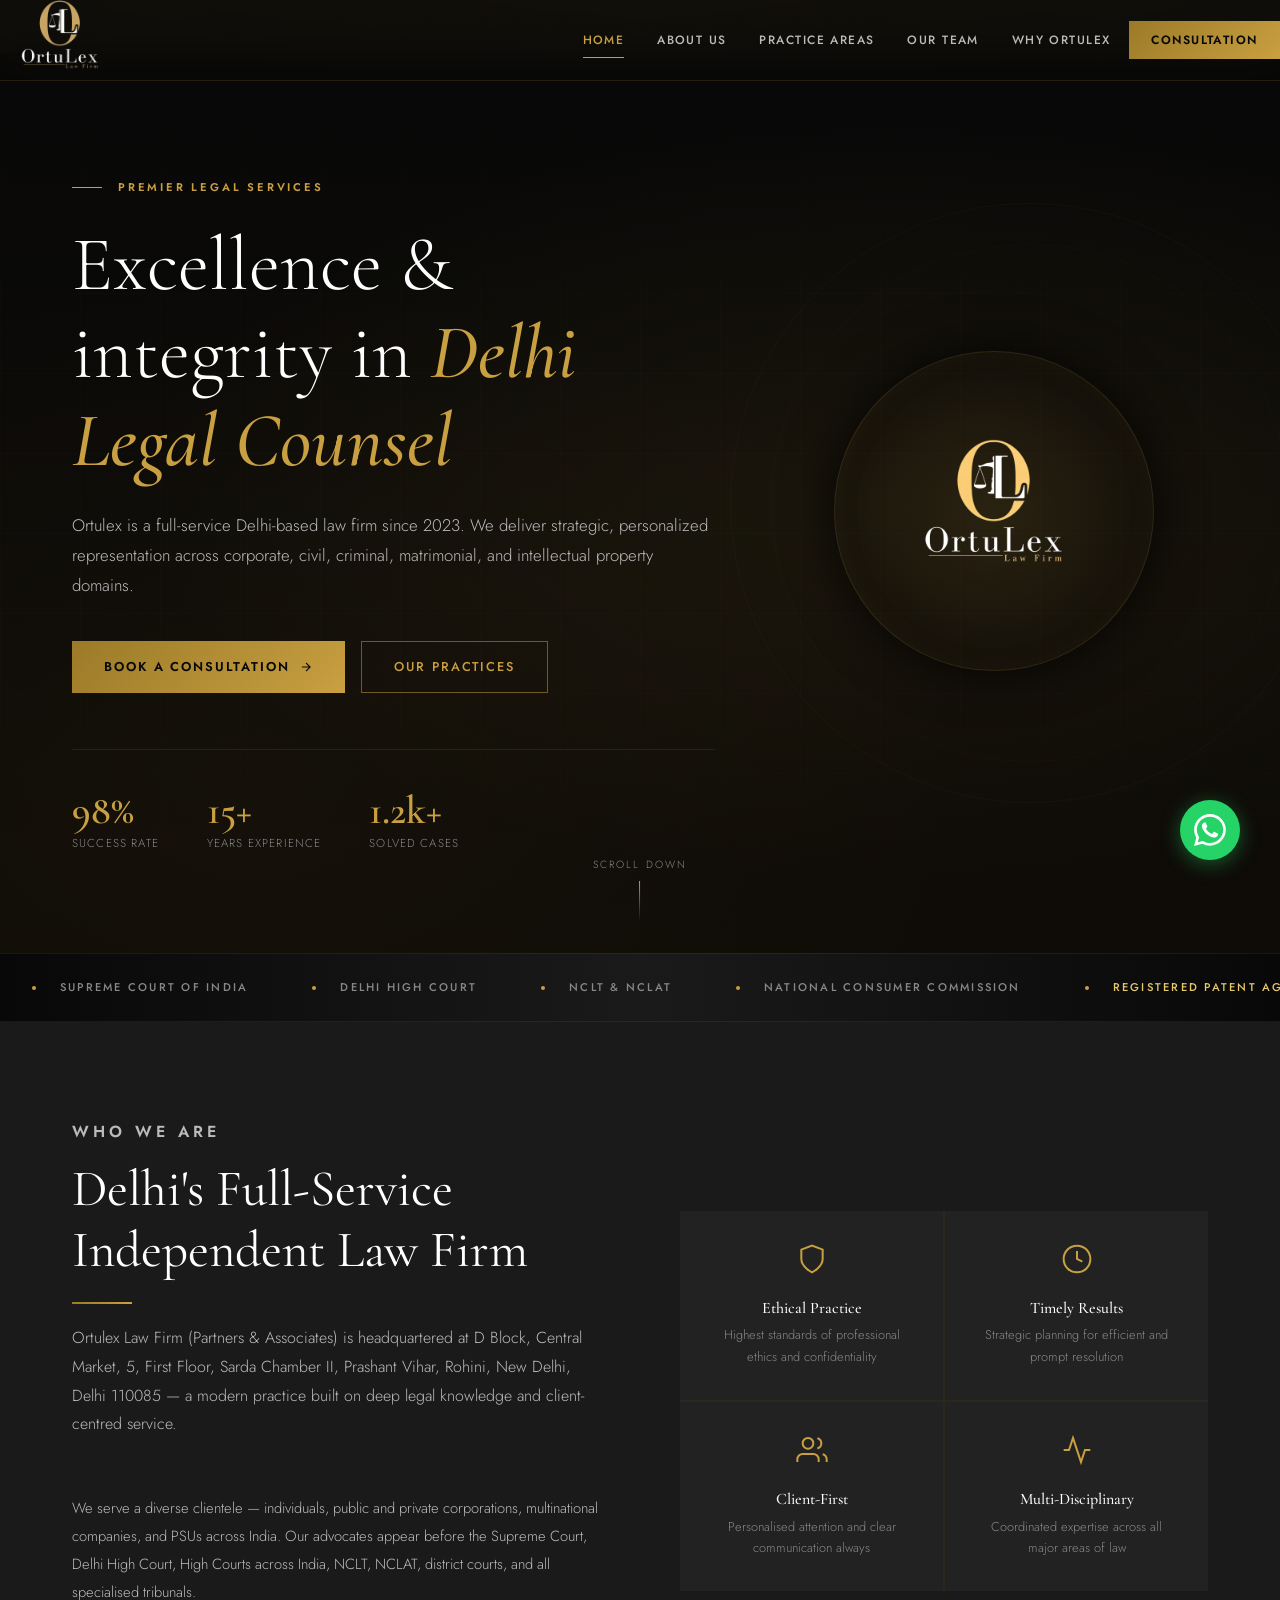
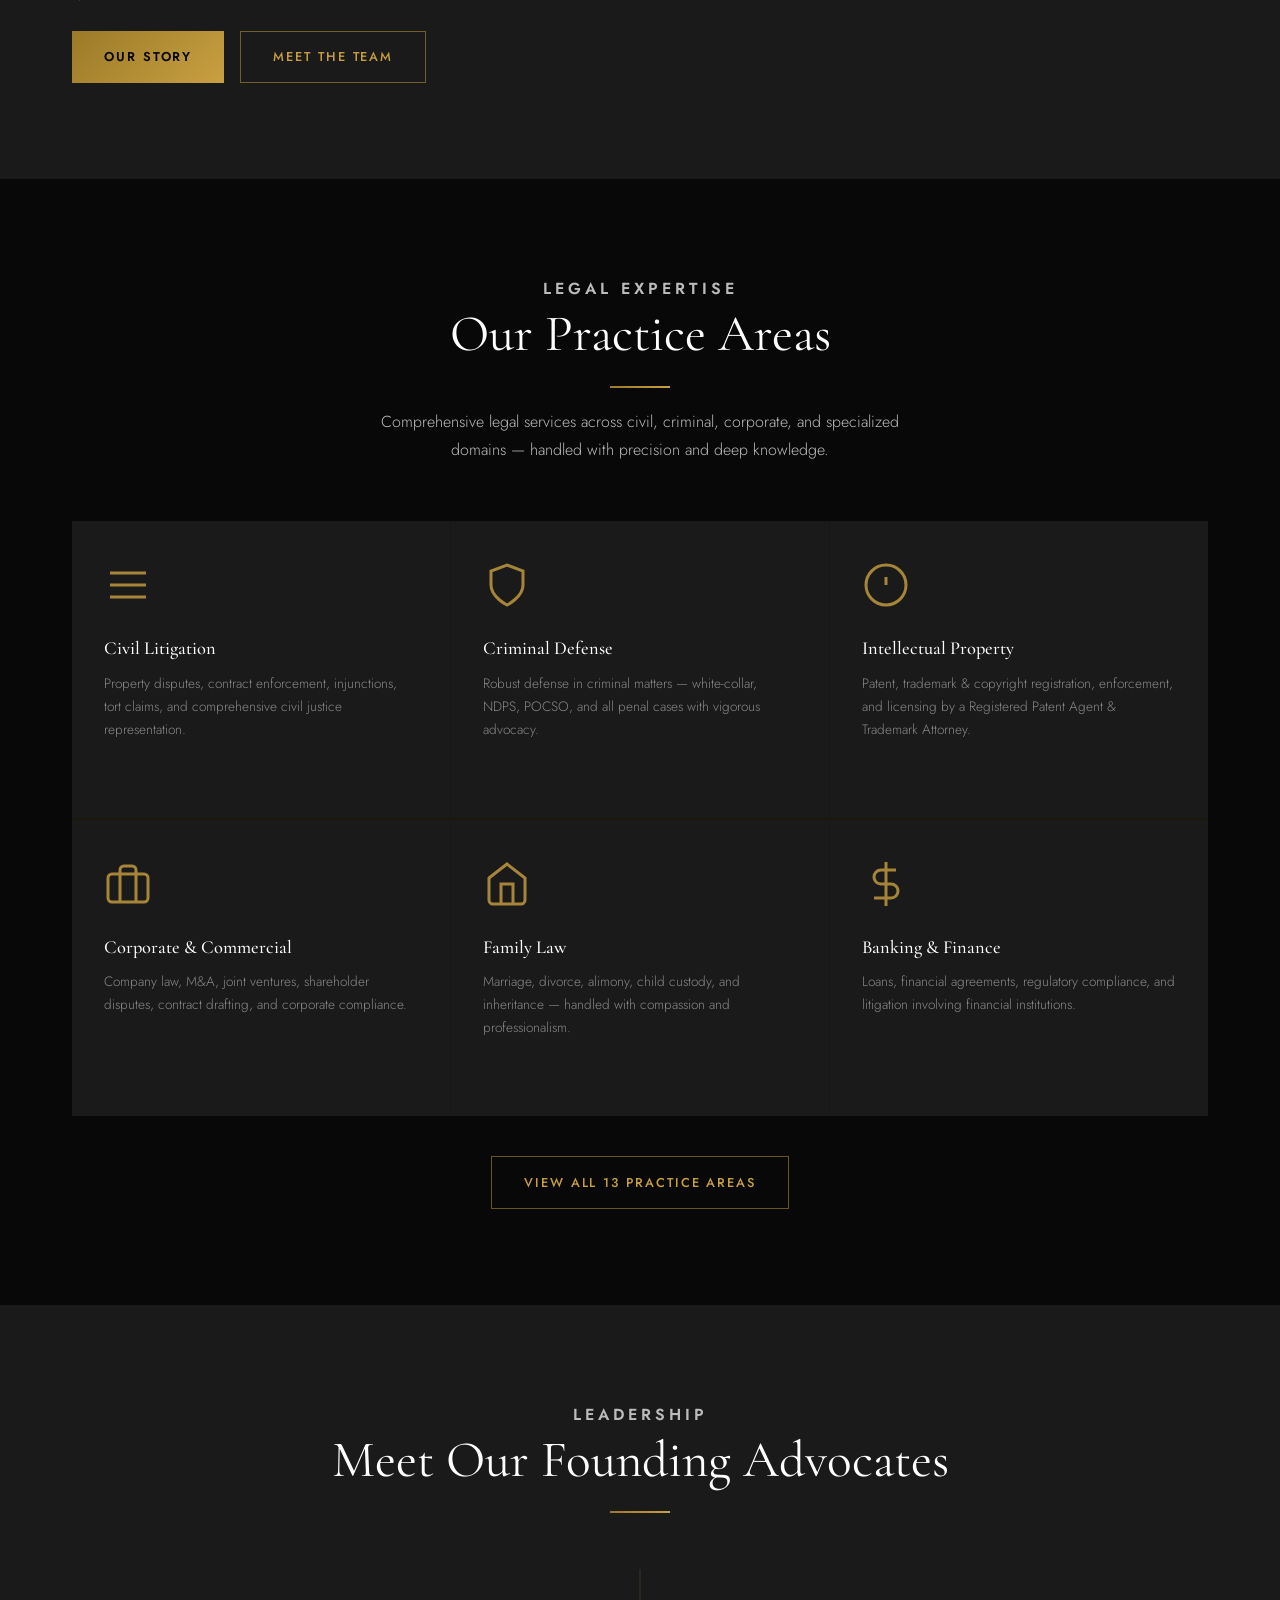
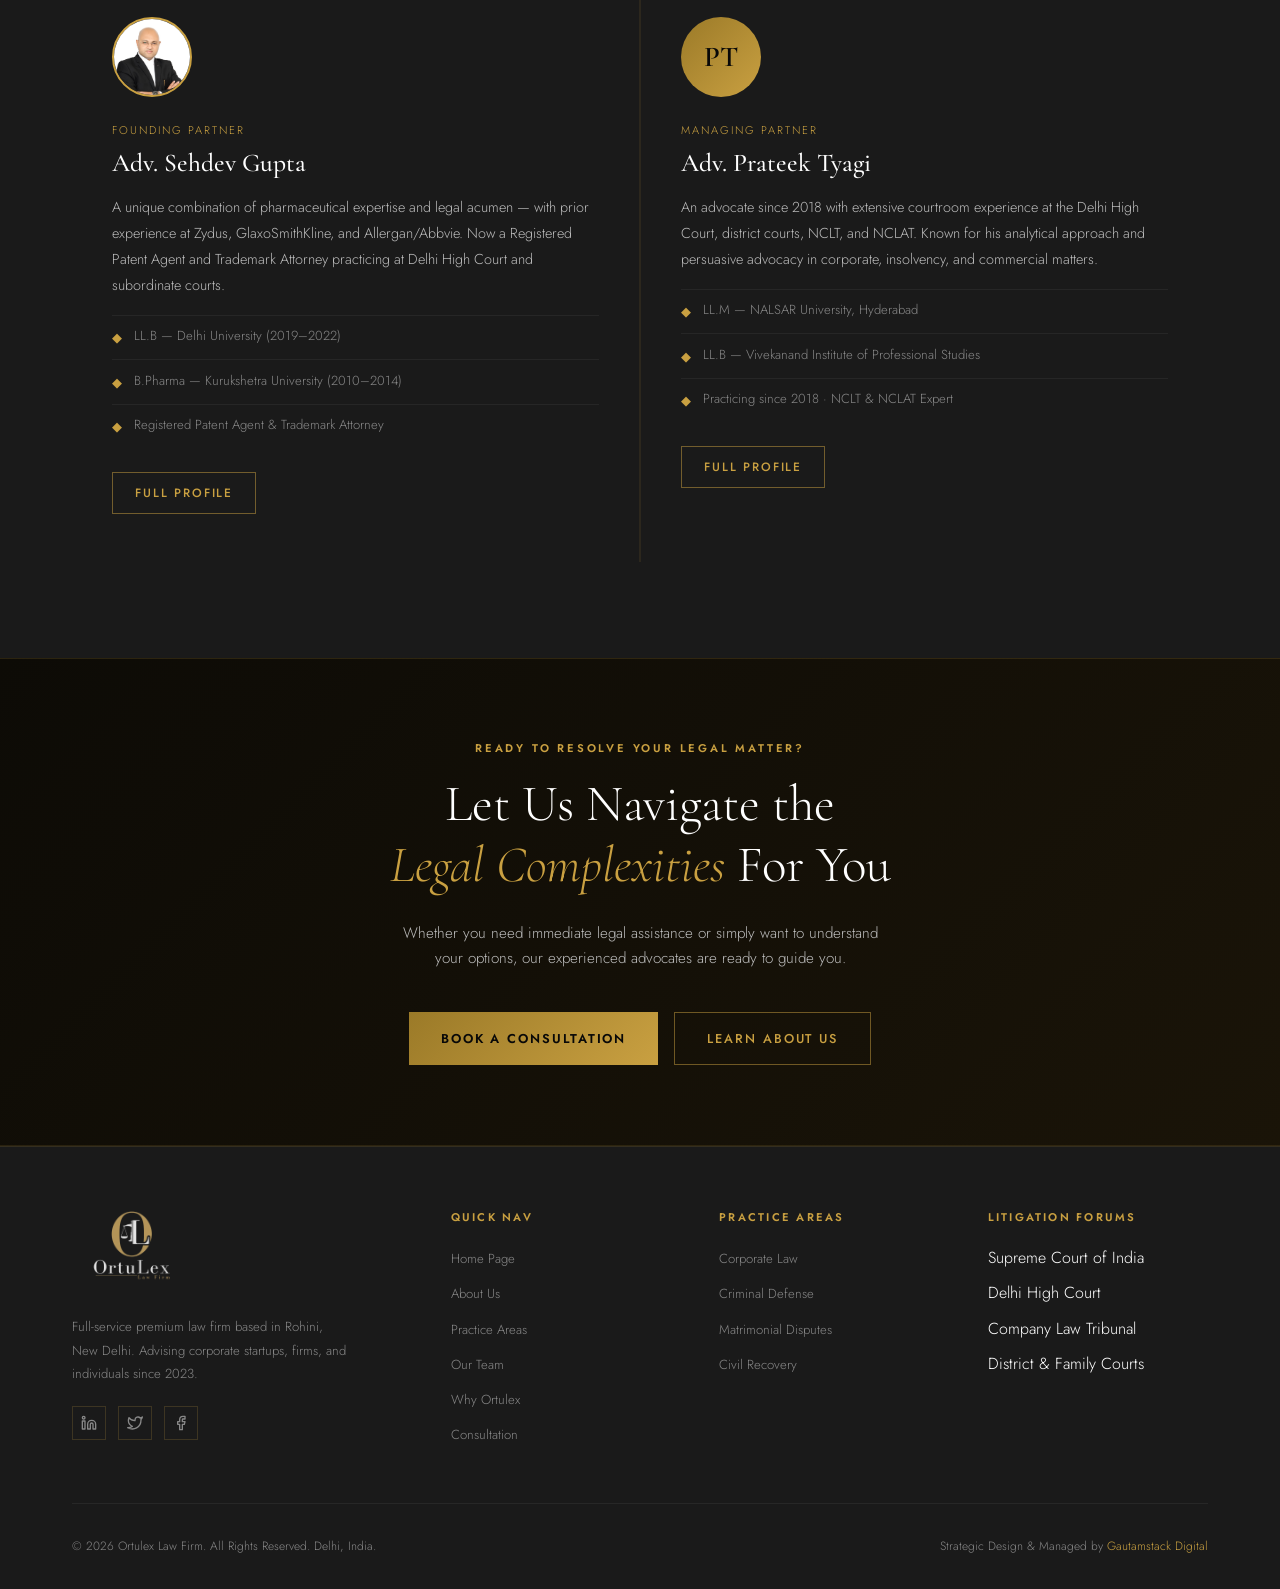
<file: index.html>
<!DOCTYPE html>
<html lang="en">

<head>
  <meta charset="UTF-8">
  <meta name="viewport" content="width=device-width, initial-scale=1.0">
  <meta name="google-site-verification" content="3RH8YtQED-Is2mBMH1QnQnti1eqNyvmR3B37oyAZ7Yw" />
  <title>Ortulex Law Firm – Delhi Full-Service Lawyers</title>
  <meta name="description"
    content="Ortulex Law Firm – Full-service legal solutions in Delhi since 2023. Expert counsel in civil, criminal, corporate, family & intellectual property law.">
  <link rel="preconnect" href="https://fonts.googleapis.com">
  <link rel="preconnect" href="https://fonts.gstatic.com" crossorigin>
  <link
    href="https://fonts.googleapis.com/css2?family=Cormorant+Garamond:ital,wght@0,300;0,400;0,500;0,600;0,700;1,400;1,600&family=Jost:wght@300;400;500;600&display=swap"
    rel="stylesheet">
  <link rel="stylesheet" href="css/style.css">
</head>

<body>

  <!-- DYNAMIC HEADER PLACEHOLDER -->
  <div id="header-placeholder"></div>

  <!-- HERO SECTION -->
  <header class="hero">
    <div class="hero-bg"></div>
    <div class="hero-grid"></div>
    <div class="hero-ornament"></div>

    <div class="container">
      <div class="hero-wrapper">
        <div class="hero-content">
          <div class="hero-label label">Premier Legal Services</div>
          <h1 class="animate-fadeup delay-1">Excellence & integrity in <em>Delhi Legal Counsel</em></h1>
          <p class="hero-sub animate-fadeup delay-2">
            Ortulex is a full-service Delhi-based law firm since 2023. We deliver strategic, personalized representation
            across corporate, civil, criminal, matrimonial, and intellectual property domains.
          </p>
          <div class="hero-actions animate-fadeup delay-3">
            <a class="btn-primary" href="consultation">
              Book a Consultation
              <svg width="14" height="14" viewBox="0 0 24 24" fill="none" stroke="currentColor" stroke-width="2">
                <path d="M5 12h14M12 5l7 7-7 7" />
              </svg>
            </a>
            <a class="btn-outline" href="practices">Our Practices</a>
          </div>

          <div class="hero-stats animate-fadeup delay-4">
            <div class="stat-item">
              <div class="stat-number">98%</div>
              <div class="stat-label">Success Rate</div>
            </div>
            <div class="stat-item">
              <div class="stat-number">15+</div>
              <div class="stat-label">Years Experience</div>
            </div>
            <div class="stat-item">
              <div class="stat-number">1.2k+</div>
              <div class="stat-label">Solved Cases</div>
            </div>
          </div>
        </div>

        <div class="hero-visual animate-fadein delay-5">
          <div class="hero-visual-inner">
            <img class="hero-logo-showcase" src="images/logo.png" alt="Large Ortulex Emblem">
          </div>
        </div>
      </div>
    </div>

    <div class="hero-scroll">
      <span>Scroll Down</span>
      <div class="scroll-line"></div>
    </div>
  </header>

  <!-- MARQUEE -->
  <div class="marquee-section">
    <div class="marquee-track">
      <div class="marquee-item"><span class="dot"></span> Supreme Court of India</div>
      <div class="marquee-item"><span class="dot"></span> Delhi High Court</div>
      <div class="marquee-item"><span class="dot"></span> NCLT &amp; NCLAT</div>
      <div class="marquee-item"><span class="dot"></span> National Consumer Commission</div>
      <div class="marquee-item highlight"><span class="dot"></span> Registered Patent Agent</div>
      <div class="marquee-item"><span class="dot"></span> Trademark Attorney</div>
      <div class="marquee-item"><span class="dot"></span> District Courts Delhi-NCR</div>
      <div class="marquee-item"><span class="dot"></span> Mumbai High Court</div>
      <div class="marquee-item"><span class="dot"></span> State Tribunals</div>
      <div class="marquee-item highlight"><span class="dot"></span> Corporate Law</div>
      <div class="marquee-item"><span class="dot"></span> Intellectual Property</div>
      <div class="marquee-item"><span class="dot"></span> Criminal Defense</div>

      <!-- Duplicate for seamless loop -->
      <div class="marquee-item"><span class="dot"></span> Supreme Court of India</div>
      <div class="marquee-item"><span class="dot"></span> Delhi High Court</div>
      <div class="marquee-item"><span class="dot"></span> NCLT &amp; NCLAT</div>
      <div class="marquee-item"><span class="dot"></span> National Consumer Commission</div>
      <div class="marquee-item highlight"><span class="dot"></span> Registered Patent Agent</div>
      <div class="marquee-item"><span class="dot"></span> Trademark Attorney</div>
      <div class="marquee-item"><span class="dot"></span> District Courts Delhi-NCR</div>
      <div class="marquee-item"><span class="dot"></span> Mumbai High Court</div>
      <div class="marquee-item"><span class="dot"></span> State Tribunals</div>
      <div class="marquee-item highlight"><span class="dot"></span> Corporate Law</div>
      <div class="marquee-item"><span class="dot"></span> Intellectual Property</div>
      <div class="marquee-item"><span class="dot"></span> Criminal Defense</div>
    </div>
  </div>

  <!-- OVERVIEW SECTION -->
  <section class="section" style="background: var(--dark2);">
    <div class="container">
      <div class="overview-row">
        <div>
          <div class="section-header">
            <p class="label">Who We Are</p>
            <h2>Delhi's Full-Service<br>Independent Law Firm</h2>
            <div
              style="width:60px;height:2px;background:linear-gradient(90deg,var(--gold-dark),var(--gold));margin:1.25rem 0;">
            </div>
            <p>Ortulex Law Firm (Partners &amp; Associates) is headquartered at D Block, Central Market, 5, First Floor,
              Sarda Chamber II, Prashant Vihar, Rohini, New Delhi, Delhi 110085 — a modern practice built on deep legal
              knowledge and client-centred service.</p>
          </div>
          <p style="color:var(--gray-light);font-size:0.92rem;line-height:1.9;margin-bottom:1.5rem;">We serve a diverse
            clientele — individuals, public and private corporations, multinational companies, and PSUs across India.
            Our advocates appear before the Supreme Court, Delhi High Court, High Courts across India, NCLT, NCLAT,
            district courts, and all specialised tribunals.</p>
          <div style="display:flex;gap:1rem;flex-wrap:wrap;">
            <a class="btn-primary" href="about">Our Story</a>
            <a class="btn-outline" href="team">Meet the Team</a>
          </div>
        </div>
        <div>
          <div class="overview-features-grid">
            <div style="background:var(--dark3);padding:2rem;text-align:center;">
              <svg width="32" height="32" viewBox="0 0 24 24" fill="none" stroke="var(--gold)" stroke-width="1.5"
                style="margin-bottom:1rem;">
                <path d="M12 22s8-4 8-10V5l-8-3-8 3v7c0 6 8 10 8 10z"></path>
              </svg>
              <h4 style="font-family:var(--serif);font-size:1rem;font-weight:500;margin-bottom:0.4rem;">Ethical Practice
              </h4>
              <p style="font-size:0.8rem;color:var(--gray);">Highest standards of professional ethics and
                confidentiality</p>
            </div>
            <div style="background:var(--dark3);padding:2rem;text-align:center;">
              <svg width="32" height="32" viewBox="0 0 24 24" fill="none" stroke="var(--gold)" stroke-width="1.5"
                style="margin-bottom:1rem;">
                <circle cx="12" cy="12" r="10"></circle>
                <polyline points="12 6 12 12 16 14"></polyline>
              </svg>
              <h4 style="font-family:var(--serif);font-size:1rem;font-weight:500;margin-bottom:0.4rem;">Timely Results
              </h4>
              <p style="font-size:0.8rem;color:var(--gray);">Strategic planning for efficient and prompt resolution</p>
            </div>
            <div style="background:var(--dark3);padding:2rem;text-align:center;">
              <svg width="32" height="32" viewBox="0 0 24 24" fill="none" stroke="var(--gold)" stroke-width="1.5"
                style="margin-bottom:1rem;">
                <path d="M17 21v-2a4 4 0 00-4-4H5a4 4 0 00-4 4v2"></path>
                <circle cx="9" cy="7" r="4"></circle>
                <path d="M23 21v-2a4 4 0 00-3-3.87"></path>
                <path d="M16 3.13a4 4 0 010 7.75"></path>
              </svg>
              <h4 style="font-family:var(--serif);font-size:1rem;font-weight:500;margin-bottom:0.4rem;">Client-First
              </h4>
              <p style="font-size:0.8rem;color:var(--gray);">Personalised attention and clear communication always</p>
            </div>
            <div style="background:var(--dark3);padding:2rem;text-align:center;">
              <svg width="32" height="32" viewBox="0 0 24 24" fill="none" stroke="var(--gold)" stroke-width="1.5"
                style="margin-bottom:1rem;">
                <polyline points="22 12 18 12 15 21 9 3 6 12 2 12"></polyline>
              </svg>
              <h4 style="font-family:var(--serif);font-size:1rem;font-weight:500;margin-bottom:0.4rem;">
                Multi-Disciplinary</h4>
              <p style="font-size:0.8rem;color:var(--gray);">Coordinated expertise across all major areas of law</p>
            </div>
          </div>
        </div>
      </div>
    </div>
  </section>

  <!-- PRACTICE AREAS PREVIEW -->
  <section class="section">
    <div class="container">
      <div class="section-header center">
        <p class="label">Legal Expertise</p>
        <h2>Our Practice Areas</h2>
        <div
          style="width:60px;height:2px;background:linear-gradient(90deg,var(--gold-dark),var(--gold));margin:1.25rem auto;">
        </div>
        <p>Comprehensive legal services across civil, criminal, corporate, and specialized domains — handled with
          precision and deep knowledge.</p>
      </div>
      <div class="practices-grid">
        <a class="practice-card" href="practices">
          <svg class="practice-icon" viewBox="0 0 24 24" fill="none" stroke="currentColor" stroke-width="1.5">
            <path d="M3 6h18M3 12h18M3 18h18"></path>
          </svg>
          <h4>Civil Litigation</h4>
          <p>Property disputes, contract enforcement, injunctions, tort claims, and comprehensive civil justice
            representation.</p>
          <div class="card-arrow">View Details &rarr;</div>
        </a>
        <a class="practice-card" href="practices">
          <svg class="practice-icon" viewBox="0 0 24 24" fill="none" stroke="currentColor" stroke-width="1.5">
            <path d="M12 22s8-4 8-10V5l-8-3-8 3v7c0 6 8 10 8 10z"></path>
          </svg>
          <h4>Criminal Defense</h4>
          <p>Robust defense in criminal matters — white-collar, NDPS, POCSO, and all penal cases with vigorous advocacy.
          </p>
          <div class="card-arrow">View Details &rarr;</div>
        </a>
        <a class="practice-card" href="practices">
          <svg class="practice-icon" viewBox="0 0 24 24" fill="none" stroke="currentColor" stroke-width="1.5">
            <circle cx="12" cy="12" r="10"></circle>
            <line x1="12" y1="8" x2="12" y2="12"></line>
            <line x1="12" y1="16" x2="12.01" y2="16"></line>
          </svg>
          <h4>Intellectual Property</h4>
          <p>Patent, trademark &amp; copyright registration, enforcement, and licensing by a Registered Patent Agent
            &amp; Trademark Attorney.</p>
          <div class="card-arrow">View Details &rarr;</div>
        </a>
        <a class="practice-card" href="practices">
          <svg class="practice-icon" viewBox="0 0 24 24" fill="none" stroke="currentColor" stroke-width="1.5">
            <rect x="2" y="7" width="20" height="14" rx="2" ry="2"></rect>
            <path d="M16 21V5a2 2 0 00-2-2h-4a2 2 0 00-2 2v16"></path>
          </svg>
          <h4>Corporate &amp; Commercial</h4>
          <p>Company law, M&amp;A, joint ventures, shareholder disputes, contract drafting, and corporate compliance.
          </p>
          <div class="card-arrow">View Details &rarr;</div>
        </a>
        <a class="practice-card" href="practices">
          <svg class="practice-icon" viewBox="0 0 24 24" fill="none" stroke="currentColor" stroke-width="1.5">
            <path d="M3 9l9-7 9 7v11a2 2 0 01-2 2H5a2 2 0 01-2-2z"></path>
            <polyline points="9 22 9 12 15 12 15 22"></polyline>
          </svg>
          <h4>Family Law</h4>
          <p>Marriage, divorce, alimony, child custody, and inheritance — handled with compassion and professionalism.
          </p>
          <div class="card-arrow">View Details &rarr;</div>
        </a>
        <a class="practice-card" href="practices">
          <svg class="practice-icon" viewBox="0 0 24 24" fill="none" stroke="currentColor" stroke-width="1.5">
            <line x1="12" y1="1" x2="12" y2="23"></line>
            <path d="M17 5H9.5a3.5 3.5 0 000 7h5a3.5 3.5 0 010 7H6"></path>
          </svg>
          <h4>Banking &amp; Finance</h4>
          <p>Loans, financial agreements, regulatory compliance, and litigation involving financial institutions.</p>
          <div class="card-arrow">View Details &rarr;</div>
        </a>
      </div>
      <div style="text-align:center;margin-top:2.5rem;">
        <a class="btn-outline" href="practices">View All 13 Practice Areas</a>
      </div>
    </div>
  </section>

  <!-- TEAM PREVIEW -->
  <section class="section" style="background:var(--dark2);">
    <div class="container">
      <div class="section-header center">
        <p class="label">Leadership</p>
        <h2>Meet Our Founding Advocates</h2>
        <div
          style="width:60px;height:2px;background:linear-gradient(90deg,var(--gold-dark),var(--gold));margin:1.25rem auto;">
        </div>
      </div>
      <div class="team-grid">
        <div class="team-card">
          <div class="team-avatar" style="overflow:hidden; border:2px solid var(--gold); padding:0; background:var(--dark3); display:flex; align-items:center; justify-content:center;">
            <img src="images/Mr. Sehdev Gupta.jpeg" alt="Adv. Sehdev Gupta" style="width:100%; height:100%; object-fit:cover; object-position: center top;">
          </div>
          <div class="team-role">Founding Partner</div>
          <h3>Adv. Sehdev Gupta</h3>
          <p>A unique combination of pharmaceutical expertise and legal acumen — with prior experience at Zydus,
            GlaxoSmithKline, and Allergan/Abbvie. Now a Registered Patent Agent and Trademark Attorney practicing at
            Delhi High Court and subordinate courts.</p>
          <div class="team-credential"><span class="bullet">◆</span> LL.B — Delhi University (2019–2022)</div>
          <div class="team-credential"><span class="bullet">◆</span> B.Pharma — Kurukshetra University (2010–2014)</div>
          <div class="team-credential"><span class="bullet">◆</span> Registered Patent Agent &amp; Trademark Attorney
          </div>
          <div style="margin-top:1.5rem;"><a class="btn-outline" href="team"
              style="font-size:0.75rem;padding:0.6rem 1.4rem;">Full Profile</a></div>
        </div>
        <div class="team-card">
          <div class="team-avatar">PT</div>
          <div class="team-role">Managing Partner</div>
          <h3>Adv. Prateek Tyagi</h3>
          <p>An advocate since 2018 with extensive courtroom experience at the Delhi High Court, district courts, NCLT,
            and NCLAT. Known for his analytical approach and persuasive advocacy in corporate, insolvency, and
            commercial matters.</p>
          <div class="team-credential"><span class="bullet">◆</span> LL.M — NALSAR University, Hyderabad</div>
          <div class="team-credential"><span class="bullet">◆</span> LL.B — Vivekanand Institute of Professional Studies
          </div>
          <div class="team-credential"><span class="bullet">◆</span> Practicing since 2018 · NCLT &amp; NCLAT Expert
          </div>
          <div style="margin-top:1.5rem;"><a class="btn-outline" href="team"
              style="font-size:0.75rem;padding:0.6rem 1.4rem;">Full Profile</a></div>
        </div>
      </div>
    </div>
  </section>

  <!-- CTA STRIP -->
  <section
    style="background:linear-gradient(135deg,#0d0b06,#1a1408);padding:5rem 0;text-align:center;border-top:1px solid rgba(201,160,65,0.15);border-bottom:1px solid rgba(201,160,65,0.15);">
    <div class="container">
      <p class="label" style="margin-bottom:1rem;">Ready to Resolve Your Legal Matter?</p>
      <h2 style="max-width:600px;margin:0 auto 1.5rem;font-weight:300;">Let Us Navigate the<br><em
          style="color:var(--gold);font-style:italic;">Legal Complexities</em> For You</h2>
      <p style="color:var(--gray-light);max-width:480px;margin:0 auto 2.5rem;font-size:0.95rem;">Whether you need
        immediate legal assistance or simply want to understand your options, our experienced advocates are ready to
        guide you.</p>
      <div style="display:flex;gap:1rem;justify-content:center;flex-wrap:wrap;">
        <a class="btn-primary" href="consultation">Book a Consultation</a>
        <a class="btn-outline" href="about">Learn About Us</a>
      </div>
    </div>
  </section>

  <!-- DYNAMIC FOOTER PLACEHOLDER -->
  <div id="footer-placeholder"></div>

  <script src="js/main.js"></script>
</body>

</html>
</file>
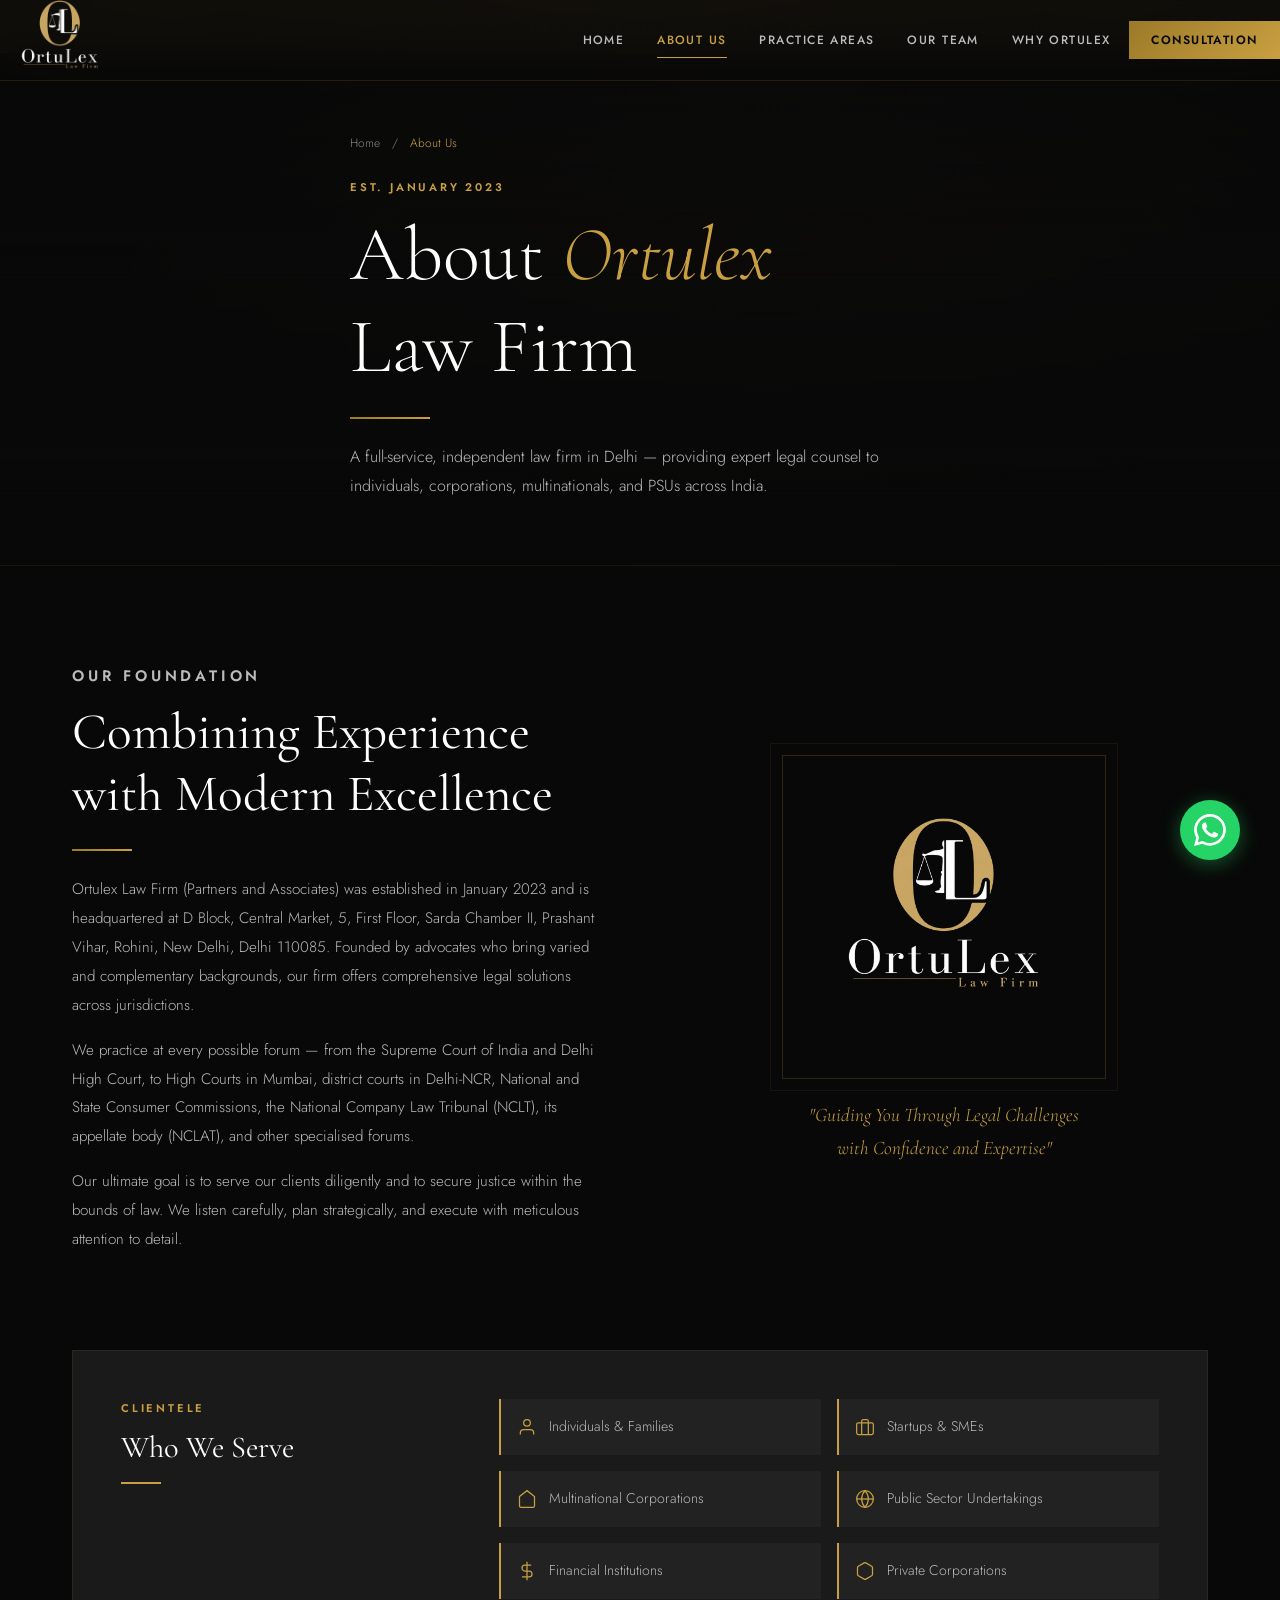
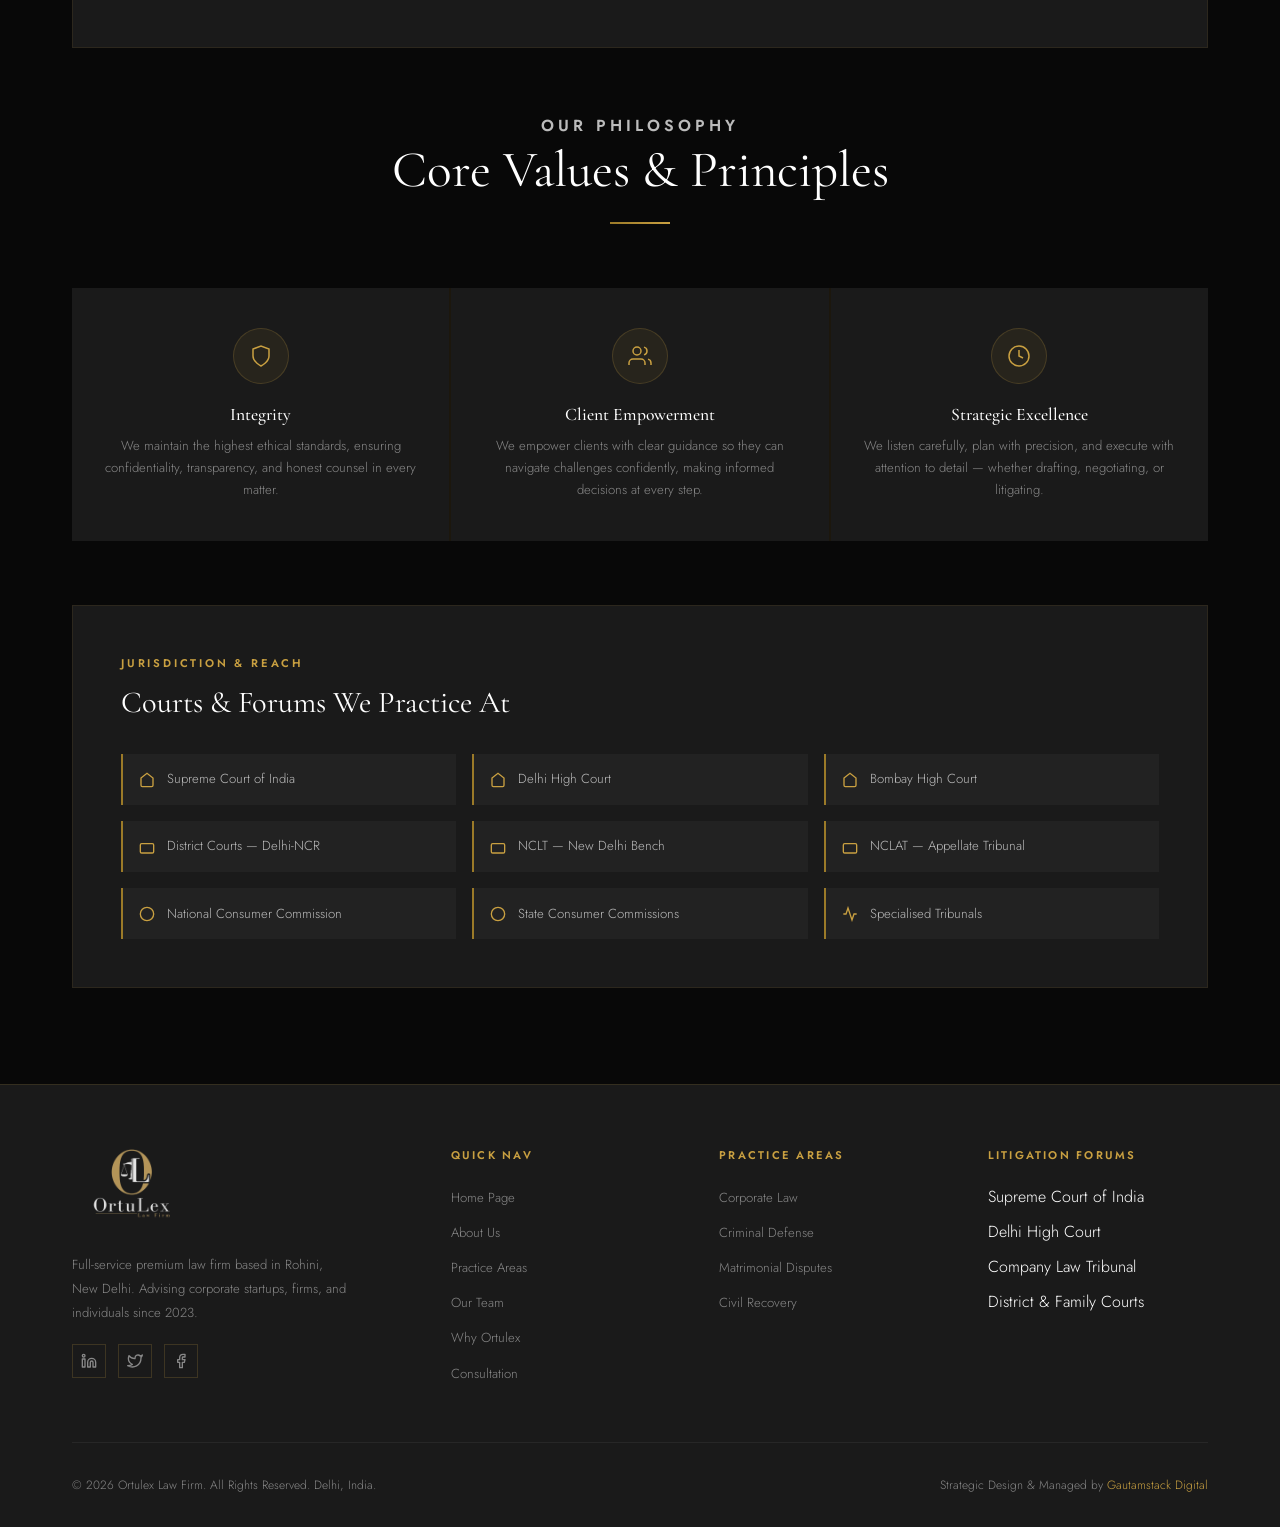
<file: about.html>
<!DOCTYPE html>
<html lang="en">
<head>
  <meta charset="UTF-8">
  <meta name="viewport" content="width=device-width, initial-scale=1.0">
  <title>About Us | Ortulex Law Firm</title>
  <meta name="description" content="About Ortulex Law Firm – Full-service legal solutions in Delhi since 2023. Meet our attorneys and learn our legal values.">
  <link rel="preconnect" href="https://fonts.googleapis.com">
  <link rel="preconnect" href="https://fonts.gstatic.com" crossorigin>
  <link href="https://fonts.googleapis.com/css2?family=Cormorant+Garamond:ital,wght@0,300;0,400;0,500;0,600;0,700;1,400;1,600&family=Jost:wght@300;400;500;600&display=swap" rel="stylesheet">
  <link rel="stylesheet" href="css/style.css">
</head>
<body>

  <!-- DYNAMIC HEADER PLACEHOLDER -->
  <div id="header-placeholder"></div>

  <!-- ABOUT PAGE HERO -->
  <div class="about-hero">
    <div class="container">
      <div class="breadcrumb"><a href="./">Home</a> &nbsp;/&nbsp; <span>About Us</span></div>
      <p class="label" style="margin-bottom:0.75rem;">Est. January 2023</p>
      <h1 style="max-width:650px;font-weight:300;">About <em style="color:var(--gold);font-style:italic;">Ortulex</em><br>Law Firm</h1>
      <div style="width:80px;height:2px;background:linear-gradient(90deg,var(--gold-dark),var(--gold));margin:1.5rem 0;"></div>
      <p style="max-width:580px;color:var(--gray-light);font-size:1rem;line-height:1.8;">A full-service, independent law firm in Delhi — providing expert legal counsel to individuals, corporations, multinationals, and PSUs across India.</p>
    </div>
  </div>

  <section class="section">
    <div class="container">
      <div class="about-intro">
        <div class="about-text">
          <p class="label" style="margin-bottom:0.75rem;">Our Foundation</p>
          <h2 style="margin-bottom:1.5rem;">Combining Experience<br>with Modern Excellence</h2>
          <div style="width:60px;height:2px;background:linear-gradient(90deg,var(--gold-dark),var(--gold));margin-bottom:1.5rem;"></div>
          <p>Ortulex Law Firm (Partners and Associates) was established in January 2023 and is headquartered at D Block, Central Market, 5, First Floor, Sarda Chamber II, Prashant Vihar, Rohini, New Delhi, Delhi 110085. Founded by advocates who bring varied and complementary backgrounds, our firm offers comprehensive legal solutions across jurisdictions.</p>
          <p>We practice at every possible forum — from the Supreme Court of India and Delhi High Court, to High Courts in Mumbai, district courts in Delhi-NCR, National and State Consumer Commissions, the National Company Law Tribunal (NCLT), its appellate body (NCLAT), and other specialised forums.</p>
          <p>Our ultimate goal is to serve our clients diligently and to secure justice within the bounds of law. We listen carefully, plan strategically, and execute with meticulous attention to detail.</p>
        </div>
        <div class="about-logo-block">
          <div class="about-logo-frame">
            <img src="images/logo.png" alt="Ortulex Law Firm Logo">
          </div>
          <div style="margin-top:2rem;text-align:center;">
            <div style="font-family:var(--serif);font-size:1.2rem;color:var(--gold);font-style:italic;">"Guiding You Through Legal Challenges<br>with Confidence and Expertise"</div>
          </div>
        </div>
      </div>

      <!-- WHO WE SERVE -->
      <div class="about-clientele-card">
        <div class="about-clientele-row">
          <div>
            <p class="label" style="margin-bottom:0.75rem;">Clientele</p>
            <h3>Who We Serve</h3>
            <div style="width:40px;height:2px;background:var(--gold);margin:1rem 0;"></div>
          </div>
          <div class="about-clientele-grid">
            <div style="display:flex;align-items:center;gap:0.75rem;padding:1rem;background:var(--dark3);border-left:2px solid var(--gold);">
              <svg width="20" height="20" viewBox="0 0 24 24" fill="none" stroke="var(--gold)" stroke-width="1.5"><path d="M20 21v-2a4 4 0 00-4-4H8a4 4 0 00-4 4v2"></path><circle cx="12" cy="7" r="4"></circle></svg>
              <span style="font-size:0.88rem;color:var(--gray-light);">Individuals &amp; Families</span>
            </div>
            <div style="display:flex;align-items:center;gap:0.75rem;padding:1rem;background:var(--dark3);border-left:2px solid var(--gold);">
              <svg width="20" height="20" viewBox="0 0 24 24" fill="none" stroke="var(--gold)" stroke-width="1.5"><rect x="2" y="7" width="20" height="14" rx="2"></rect><path d="M16 21V5a2 2 0 00-2-2h-4a2 2 0 00-2 2v16"></path></svg>
              <span style="font-size:0.88rem;color:var(--gray-light);">Startups &amp; SMEs</span>
            </div>
            <div style="display:flex;align-items:center;gap:0.75rem;padding:1rem;background:var(--dark3);border-left:2px solid var(--gold);">
              <svg width="20" height="20" viewBox="0 0 24 24" fill="none" stroke="var(--gold)" stroke-width="1.5"><path d="M3 9l9-7 9 7v11a2 2 0 01-2 2H5a2 2 0 01-2-2z"></path></svg>
              <span style="font-size:0.88rem;color:var(--gray-light);">Multinational Corporations</span>
            </div>
            <div style="display:flex;align-items:center;gap:0.75rem;padding:1rem;background:var(--dark3);border-left:2px solid var(--gold);">
              <svg width="20" height="20" viewBox="0 0 24 24" fill="none" stroke="var(--gold)" stroke-width="1.5"><circle cx="12" cy="12" r="10"></circle><line x1="2" y1="12" x2="22" y2="12"></line><path d="M12 2a15.3 15.3 0 014 10 15.3 15.3 0 01-4 10 15.3 15.3 0 01-4-10 15.3 15.3 0 014-10z"></path></svg>
              <span style="font-size:0.88rem;color:var(--gray-light);">Public Sector Undertakings</span>
            </div>
            <div style="display:flex;align-items:center;gap:0.75rem;padding:1rem;background:var(--dark3);border-left:2px solid var(--gold);">
              <svg width="20" height="20" viewBox="0 0 24 24" fill="none" stroke="var(--gold)" stroke-width="1.5"><line x1="12" y1="1" x2="12" y2="23"></line><path d="M17 5H9.5a3.5 3.5 0 000 7h5a3.5 3.5 0 010 7H6"></path></svg>
              <span style="font-size:0.88rem;color:var(--gray-light);">Financial Institutions</span>
            </div>
            <div style="display:flex;align-items:center;gap:0.75rem;padding:1rem;background:var(--dark3);border-left:2px solid var(--gold);">
              <svg width="20" height="20" viewBox="0 0 24 24" fill="none" stroke="var(--gold)" stroke-width="1.5"><path d="M21 16V8a2 2 0 00-1-1.73l-7-4a2 2 0 00-2 0l-7 4A2 2 0 003 8v8a2 2 0 001 1.73l7 4a2 2 0 002 0l7-4A2 2 0 0021 16z"></path></svg>
              <span style="font-size:0.88rem;color:var(--gray-light);">Private Corporations</span>
            </div>
          </div>
        </div>
      </div>

      <!-- VALUES -->
      <div class="section-header center" style="margin-bottom:2.5rem;">
        <p class="label">Our Philosophy</p>
        <h2>Core Values &amp; Principles</h2>
        <div style="width:60px;height:2px;background:linear-gradient(90deg,var(--gold-dark),var(--gold));margin:1.25rem auto;"></div>
      </div>
      <div class="values-grid">
        <div class="value-card">
          <div class="value-icon"><svg width="24" height="24" viewBox="0 0 24 24" fill="none" stroke="currentColor" stroke-width="1.5"><path d="M12 22s8-4 8-10V5l-8-3-8 3v7c0 6 8 10 8 10z"></path></svg></div>
          <h4>Integrity</h4>
          <p>We maintain the highest ethical standards, ensuring confidentiality, transparency, and honest counsel in every matter.</p>
        </div>
        <div class="value-card">
          <div class="value-icon"><svg width="24" height="24" viewBox="0 0 24 24" fill="none" stroke="currentColor" stroke-width="1.5"><path d="M17 21v-2a4 4 0 00-4-4H5a4 4 0 00-4 4v2"></path><circle cx="9" cy="7" r="4"></circle><path d="M23 21v-2a4 4 0 00-3-3.87M16 3.13a4 4 0 010 7.75"></path></svg></div>
          <h4>Client Empowerment</h4>
          <p>We empower clients with clear guidance so they can navigate challenges confidently, making informed decisions at every step.</p>
        </div>
        <div class="value-card">
          <div class="value-icon"><svg width="24" height="24" viewBox="0 0 24 24" fill="none" stroke="currentColor" stroke-width="1.5"><circle cx="12" cy="12" r="10"></circle><polyline points="12 6 12 12 16 14"></polyline></svg></div>
          <h4>Strategic Excellence</h4>
          <p>We listen carefully, plan with precision, and execute with attention to detail — whether drafting, negotiating, or litigating.</p>
        </div>
      </div>

      <!-- FORUMS -->
      <div class="courts-section" style="margin-top:4rem;">
        <p class="label" style="margin-bottom:0.75rem;">Jurisdiction &amp; Reach</p>
        <h3>Courts &amp; Forums We Practice At</h3>
        <div class="courts-grid">
          <div class="court-item"><svg width="16" height="16" viewBox="0 0 24 24" fill="none" stroke="currentColor" stroke-width="2"><path d="M3 9l9-7 9 7v11a2 2 0 01-2 2H5a2 2 0 01-2-2z"></path></svg> Supreme Court of India</div>
          <div class="court-item"><svg width="16" height="16" viewBox="0 0 24 24" fill="none" stroke="currentColor" stroke-width="2"><path d="M3 9l9-7 9 7v11a2 2 0 01-2 2H5a2 2 0 01-2-2z"></path></svg> Delhi High Court</div>
          <div class="court-item"><svg width="16" height="16" viewBox="0 0 24 24" fill="none" stroke="currentColor" stroke-width="2"><path d="M3 9l9-7 9 7v11a2 2 0 01-2 2H5a2 2 0 01-2-2z"></path></svg> Bombay High Court</div>
          <div class="court-item"><svg width="16" height="16" viewBox="0 0 24 24" fill="none" stroke="currentColor" stroke-width="2"><rect x="2" y="7" width="20" height="14" rx="2"></rect></svg> District Courts — Delhi-NCR</div>
          <div class="court-item"><svg width="16" height="16" viewBox="0 0 24 24" fill="none" stroke="currentColor" stroke-width="2"><rect x="2" y="7" width="20" height="14" rx="2"></rect></svg> NCLT — New Delhi Bench</div>
          <div class="court-item"><svg width="16" height="16" viewBox="0 0 24 24" fill="none" stroke="currentColor" stroke-width="2"><rect x="2" y="7" width="20" height="14" rx="2"></rect></svg> NCLAT — Appellate Tribunal</div>
          <div class="court-item"><svg width="16" height="16" viewBox="0 0 24 24" fill="none" stroke="currentColor" stroke-width="2"><circle cx="12" cy="12" r="10"></circle></svg> National Consumer Commission</div>
          <div class="court-item"><svg width="16" height="16" viewBox="0 0 24 24" fill="none" stroke="currentColor" stroke-width="2"><circle cx="12" cy="12" r="10"></circle></svg> State Consumer Commissions</div>
          <div class="court-item"><svg width="16" height="16" viewBox="0 0 24 24" fill="none" stroke="currentColor" stroke-width="2"><polyline points="22 12 18 12 15 21 9 3 6 12 2 12"></polyline></svg> Specialised Tribunals</div>
        </div>
      </div>
    </div>
  </section>

  <!-- DYNAMIC FOOTER PLACEHOLDER -->
  <div id="footer-placeholder"></div>

  <script src="js/main.js"></script>
</body>
</html>
</file>
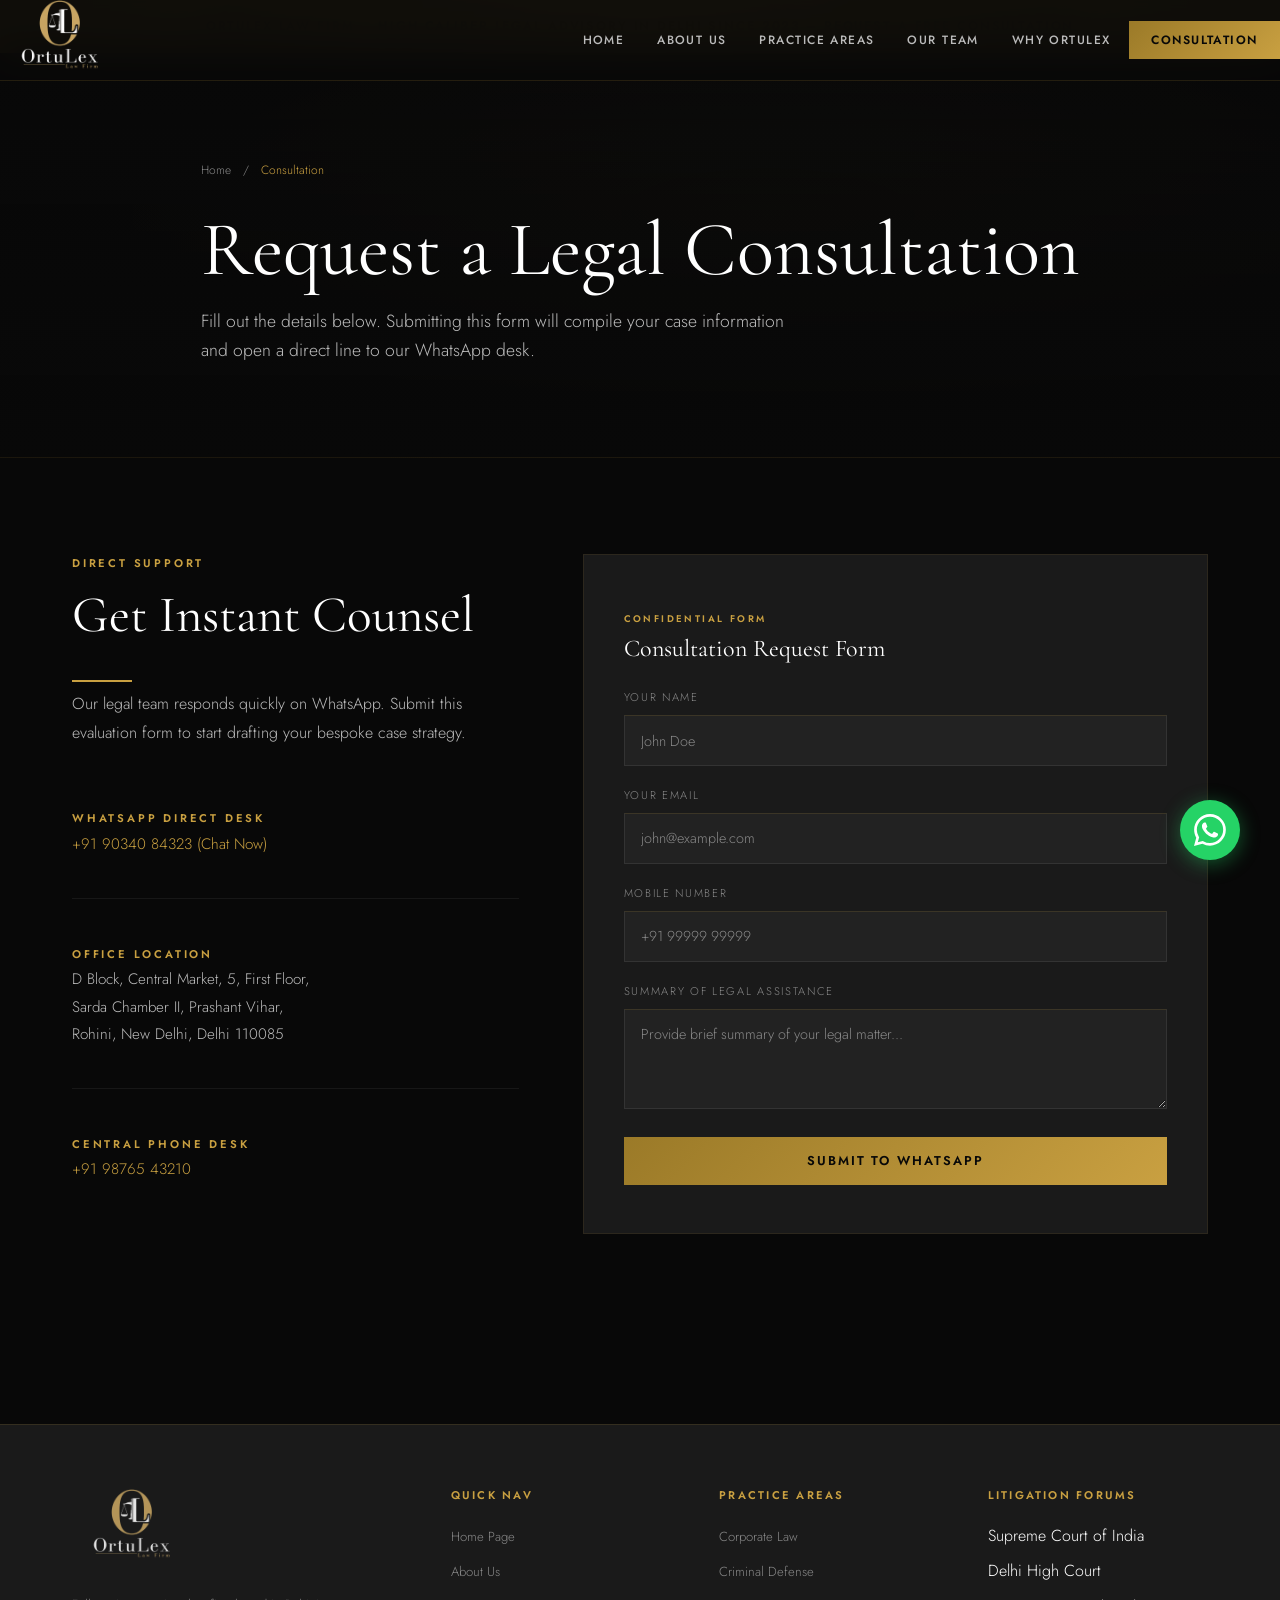
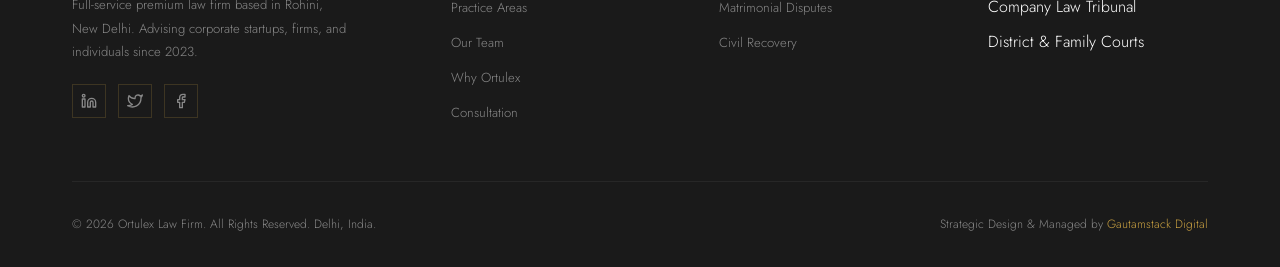
<file: consultation.html>
<!DOCTYPE html>
<html lang="en">
<head>
  <meta charset="UTF-8">
  <meta name="viewport" content="width=device-width, initial-scale=1.0">
  <title>Book a Consultation | Ortulex Law Firm</title>
  <meta name="description" content="Book a legal consultation with Ortulex Law Firm in Delhi NCR. Fill out our case details form to connect via WhatsApp.">
  <link rel="preconnect" href="https://fonts.googleapis.com">
  <link rel="preconnect" href="https://fonts.gstatic.com" crossorigin>
  <link href="https://fonts.googleapis.com/css2?family=Cormorant+Garamond:ital,wght@0,300;0,400;0,500;0,600;0,700;1,400;1,600&family=Jost:wght@300;400;500;600&display=swap" rel="stylesheet">
  <link rel="stylesheet" href="css/style.css">
</head>
<body>

  <!-- DYNAMIC HEADER PLACEHOLDER -->
  <div id="header-placeholder"></div>

  <!-- CONSULTATION HERO -->
  <header class="about-hero">
    <div class="container">
      <div class="breadcrumb">
        <a href="./">Home</a> &nbsp;/&nbsp; <span>Consultation</span>
      </div>
      <h1>Request a Legal Consultation</h1>
      <p style="color: var(--gray-light); font-size: 1.1rem; max-width: 600px; margin-top: 10px;">Fill out the details below. Submitting this form will compile your case information and open a direct line to our WhatsApp desk.</p>
    </div>
  </header>

  <!-- CONSULTATION GRID -->
  <section class="section">
    <div class="container">
      <div class="contact-grid" style="margin-bottom: 4rem;">
        <div class="contact-info">
          <div class="section-header">
            <div class="label">Direct Support</div>
            <h2>Get Instant Counsel</h2>
            <div class="gold-line"></div>
            <p>Our legal team responds quickly on WhatsApp. Submit this evaluation form to start drafting your bespoke case strategy.</p>
          </div>

          <div class="contact-block">
            <span class="label">WhatsApp Direct Desk</span>
            <p><a href="https://wa.me/919034084323" target="_blank" rel="noopener">+91 90340 84323 (Chat Now)</a></p>
          </div>

          <div class="contact-block">
            <span class="label">Office Location</span>
            <p>D Block, Central Market, 5, First Floor,<br>Sarda Chamber II, Prashant Vihar,<br>Rohini, New Delhi, Delhi 110085</p>
          </div>

          <div class="contact-block">
            <span class="label">Central Phone Desk</span>
            <p><a href="tel:+919876543210">+91 98765 43210</a></p>
          </div>
        </div>

        <div class="contact-form-wrap" style="background-color: var(--dark2);">
          <div class="section-header" style="margin-bottom: 1.5rem;">
            <span class="label" style="font-size: 0.6rem;">Confidential Form</span>
            <h3 style="font-family: var(--serif); font-size: 1.5rem; margin-top: 5px;">Consultation Request Form</h3>
          </div>
          
          <form id="page-contact-form">
            <div class="form-group">
              <label>Your Name</label>
              <input type="text" placeholder="John Doe" required>
            </div>
            <div class="form-group">
              <label>Your Email</label>
              <input type="email" placeholder="john@example.com" required>
            </div>
            <div class="form-group">
              <label>Mobile Number</label>
              <input type="tel" placeholder="+91 99999 99999" required>
            </div>
            <div class="form-group">
              <label>Summary of Legal Assistance</label>
              <textarea style="height: 100px;" placeholder="Provide brief summary of your legal matter..." required></textarea>
            </div>
            <button class="btn-primary" style="width: 100%; justify-content: center;" type="submit">Submit to WhatsApp</button>
          </form>
          <div class="form-success" id="form-success"></div>
        </div>
      </div>
    </div>
  </section>

  <!-- DYNAMIC FOOTER PLACEHOLDER -->
  <div id="footer-placeholder"></div>

  <script src="js/main.js"></script>
</body>
</html>
</file>
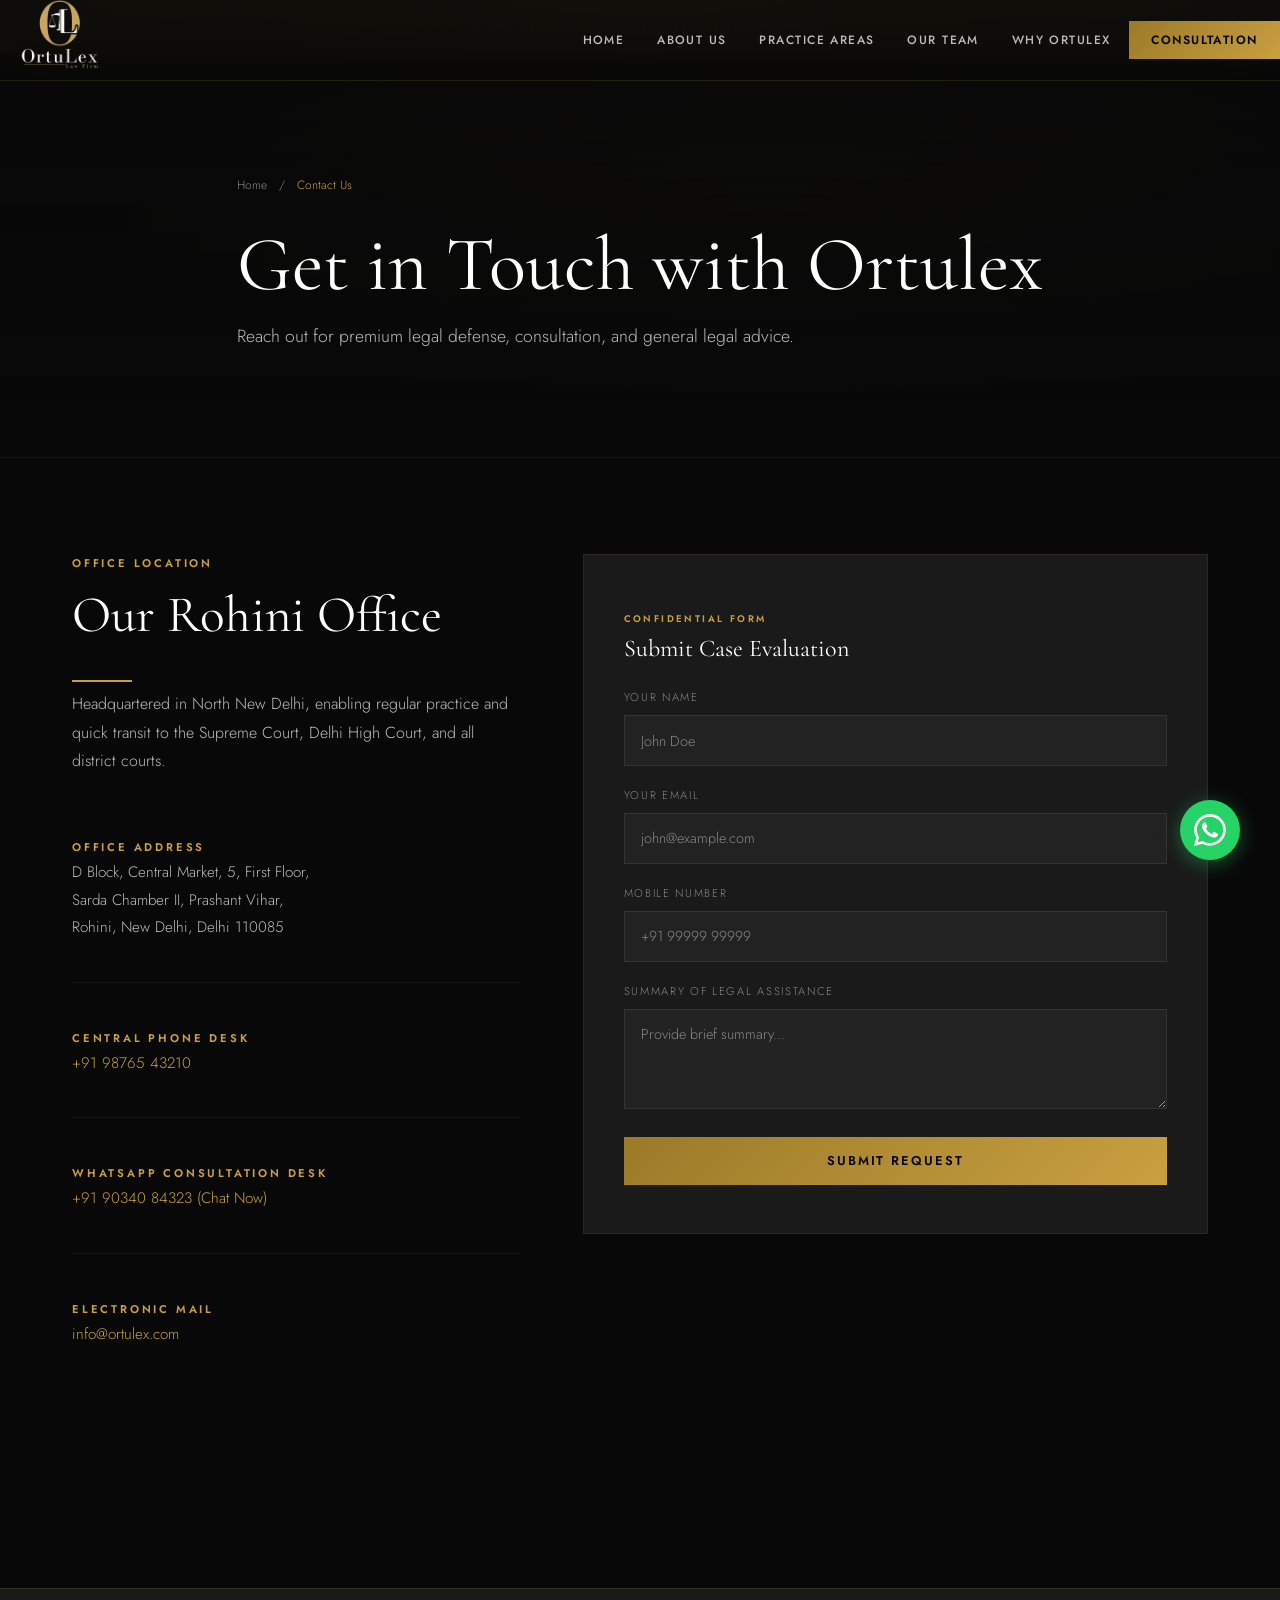
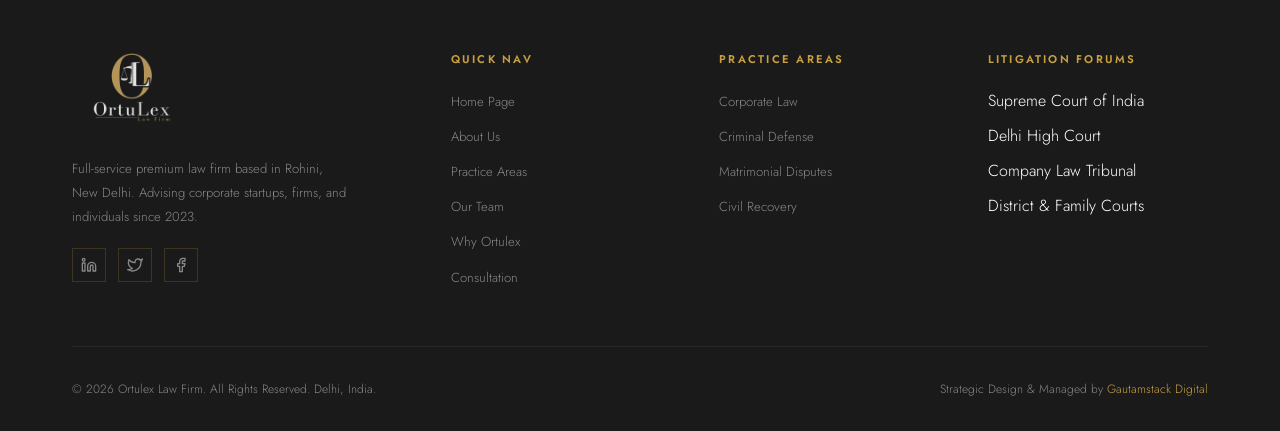
<file: contact.html>
<!DOCTYPE html>
<html lang="en">
<head>
  <meta charset="UTF-8">
  <meta name="viewport" content="width=device-width, initial-scale=1.0">
  <title>Contact Us | Ortulex Law Firm</title>
  <meta name="description" content="Contact Ortulex Law Firm Delhi NCR – Book a legal case review or visit our Rohini office. Phone: +91 98765 43210.">
  <link rel="preconnect" href="https://fonts.googleapis.com">
  <link rel="preconnect" href="https://fonts.gstatic.com" crossorigin>
  <link href="https://fonts.googleapis.com/css2?family=Cormorant+Garamond:ital,wght@0,300;0,400;0,500;0,600;0,700;1,400;1,600&family=Jost:wght@300;400;500;600&display=swap" rel="stylesheet">
  <link rel="stylesheet" href="css/style.css">
</head>
<body>

  <!-- DYNAMIC HEADER PLACEHOLDER -->
  <div id="header-placeholder"></div>

  <!-- CONTACT HERO -->
  <header class="about-hero">
    <div class="container">
      <div class="breadcrumb">
        <a href="./">Home</a> &nbsp;/&nbsp; <span>Contact Us</span>
      </div>
      <h1>Get in Touch with Ortulex</h1>
      <p style="color: var(--gray-light); font-size: 1.1rem; max-width: 600px; margin-top: 10px;">Reach out for premium legal defense, consultation, and general legal advice.</p>
    </div>
  </header>

  <!-- CONTACT GRID -->
  <section class="section">
    <div class="container">
      <div class="contact-grid" style="margin-bottom: 4rem;">
        <div class="contact-info">
          <div class="section-header">
            <div class="label">Office Location</div>
            <h2>Our Rohini Office</h2>
            <div class="gold-line"></div>
            <p>Headquartered in North New Delhi, enabling regular practice and quick transit to the Supreme Court, Delhi High Court, and all district courts.</p>
          </div>

          <div class="contact-block">
            <span class="label">Office Address</span>
            <p>D Block, Central Market, 5, First Floor,<br>Sarda Chamber II, Prashant Vihar,<br>Rohini, New Delhi, Delhi 110085</p>
          </div>

          <div class="contact-block">
            <span class="label">Central Phone Desk</span>
            <p><a href="tel:+919876543210">+91 98765 43210</a></p>
          </div>

          <div class="contact-block">
            <span class="label">WhatsApp Consultation Desk</span>
            <p><a href="https://wa.me/919034084323" target="_blank" rel="noopener">+91 90340 84323 (Chat Now)</a></p>
          </div>

          <div class="contact-block">
            <span class="label">Electronic Mail</span>
            <p><a href="mailto:info@ortulex.com">info@ortulex.com</a></p>
          </div>
        </div>

        <div class="contact-form-wrap" style="background-color: var(--dark2);">
          <div class="section-header" style="margin-bottom: 1.5rem;">
            <span class="label" style="font-size: 0.6rem;">Confidential Form</span>
            <h3 style="font-family: var(--serif); font-size: 1.5rem; margin-top: 5px;">Submit Case Evaluation</h3>
          </div>
          
          <form id="page-contact-form">
            <div class="form-group">
              <label>Your Name</label>
              <input type="text" placeholder="John Doe" required>
            </div>
            <div class="form-group">
              <label>Your Email</label>
              <input type="email" placeholder="john@example.com" required>
            </div>
            <div class="form-group">
              <label>Mobile Number</label>
              <input type="tel" placeholder="+91 99999 99999" required>
            </div>
            <div class="form-group">
              <label>Summary of Legal Assistance</label>
              <textarea style="height: 100px;" placeholder="Provide brief summary..." required></textarea>
            </div>
            <button class="btn-primary" style="width: 100%; justify-content: center;" type="submit">Submit Request</button>
          </form>
          <div class="form-success" id="form-success"></div>
        </div>
      </div>
    </div>
  </section>

  <!-- DYNAMIC FOOTER PLACEHOLDER -->
  <div id="footer-placeholder"></div>

  <script src="js/main.js"></script>
</body>
</html>
</file>
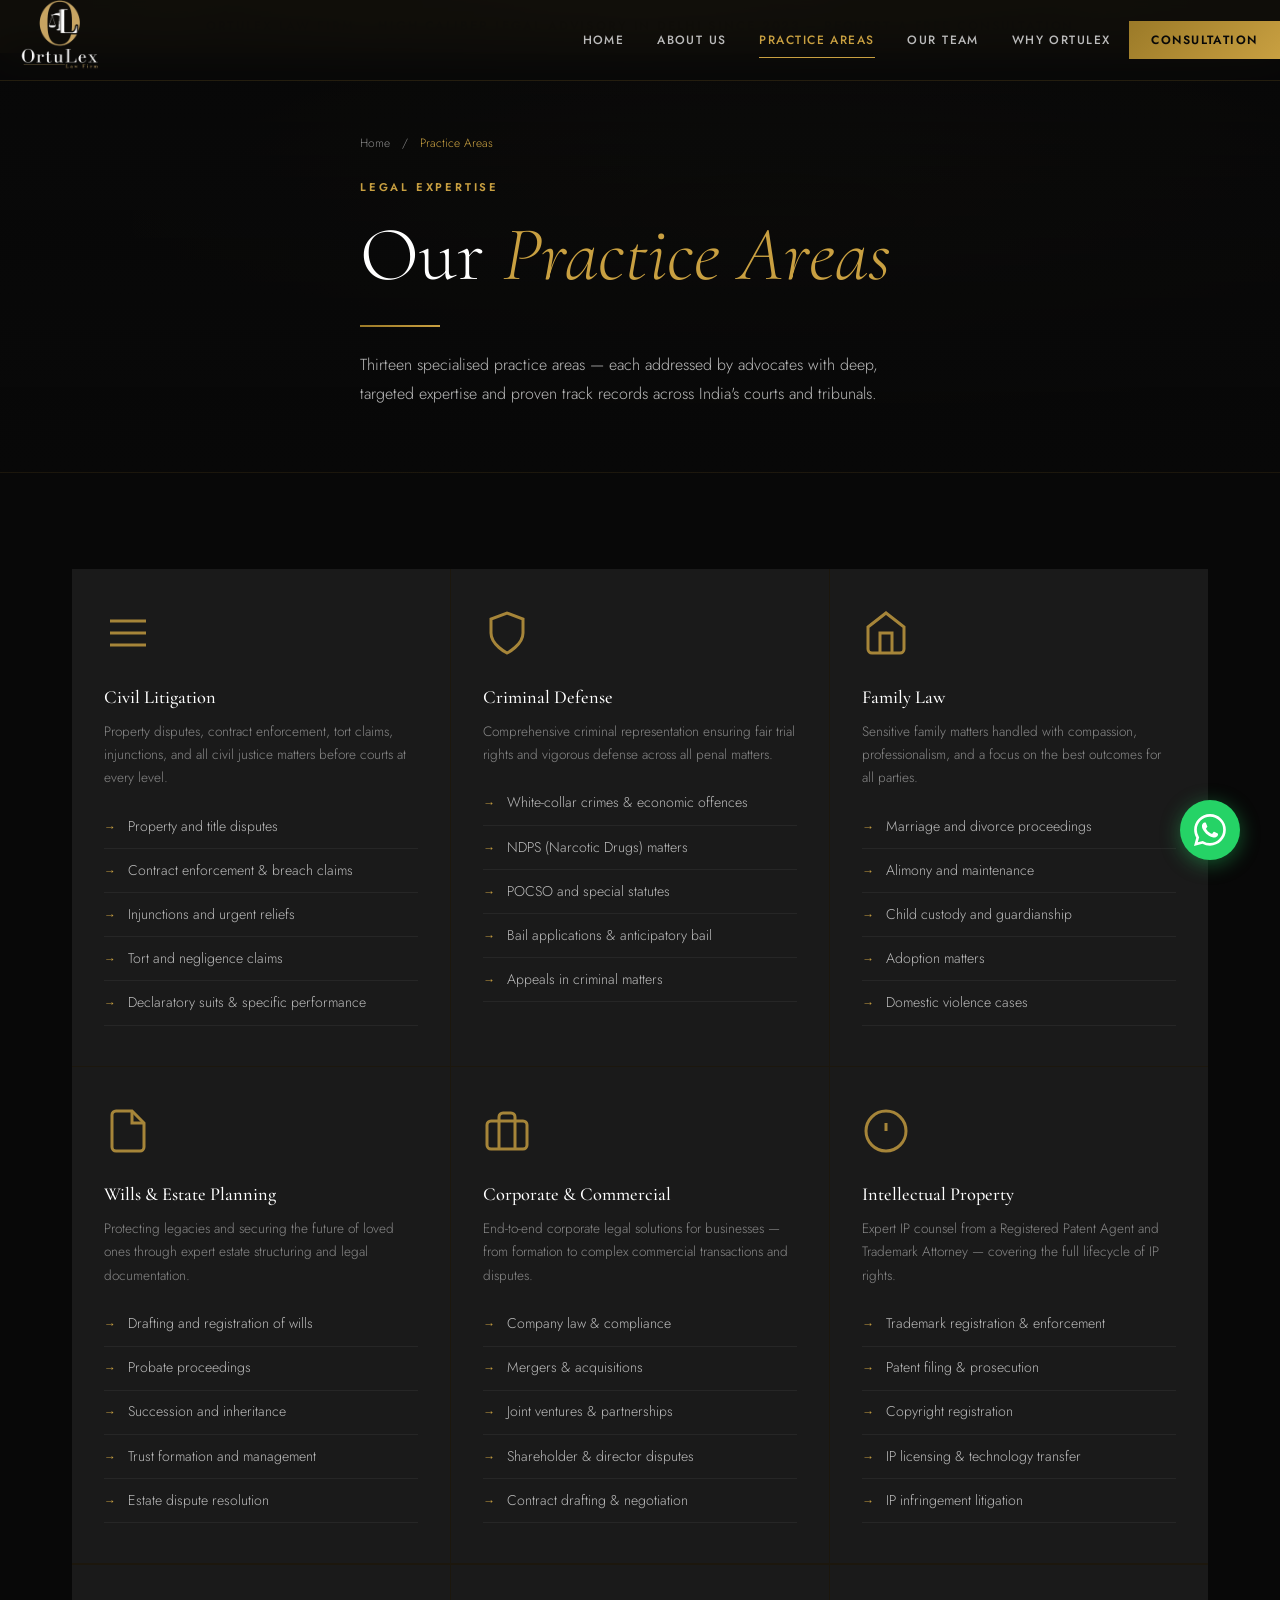
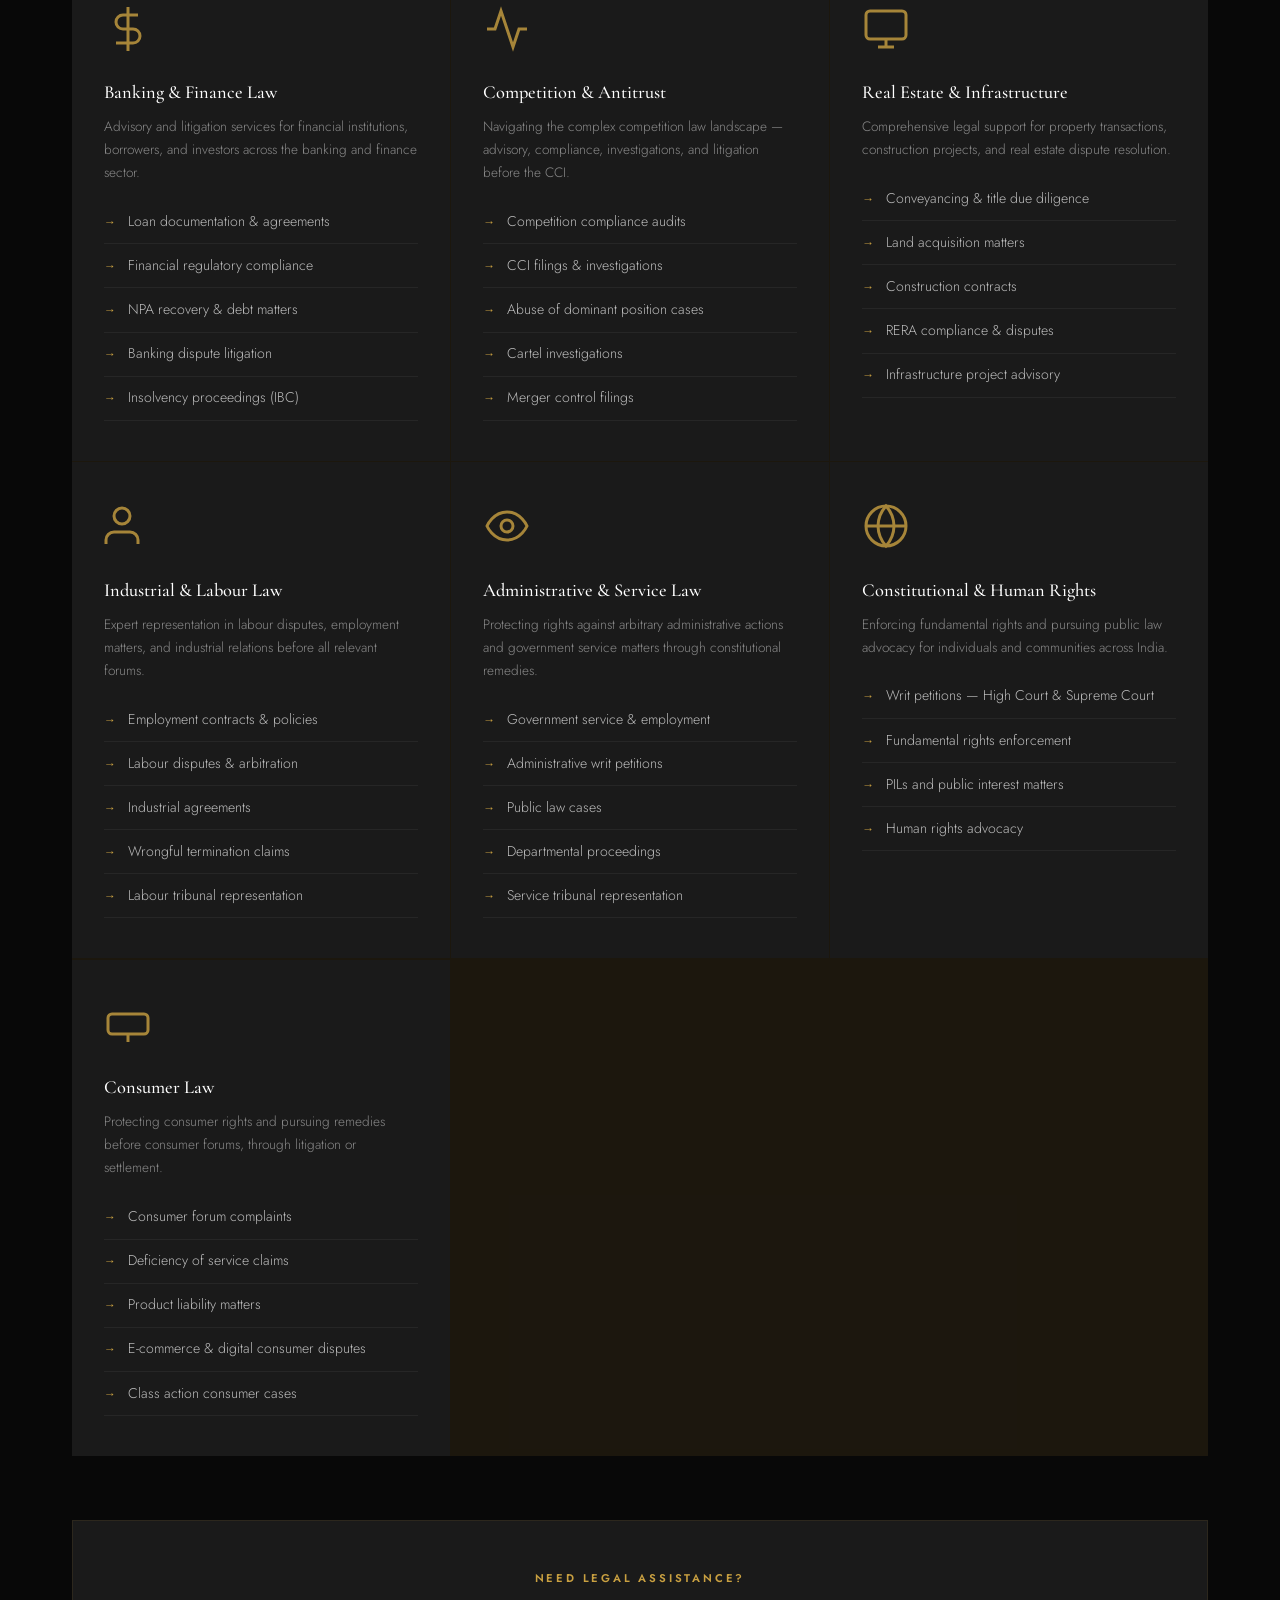
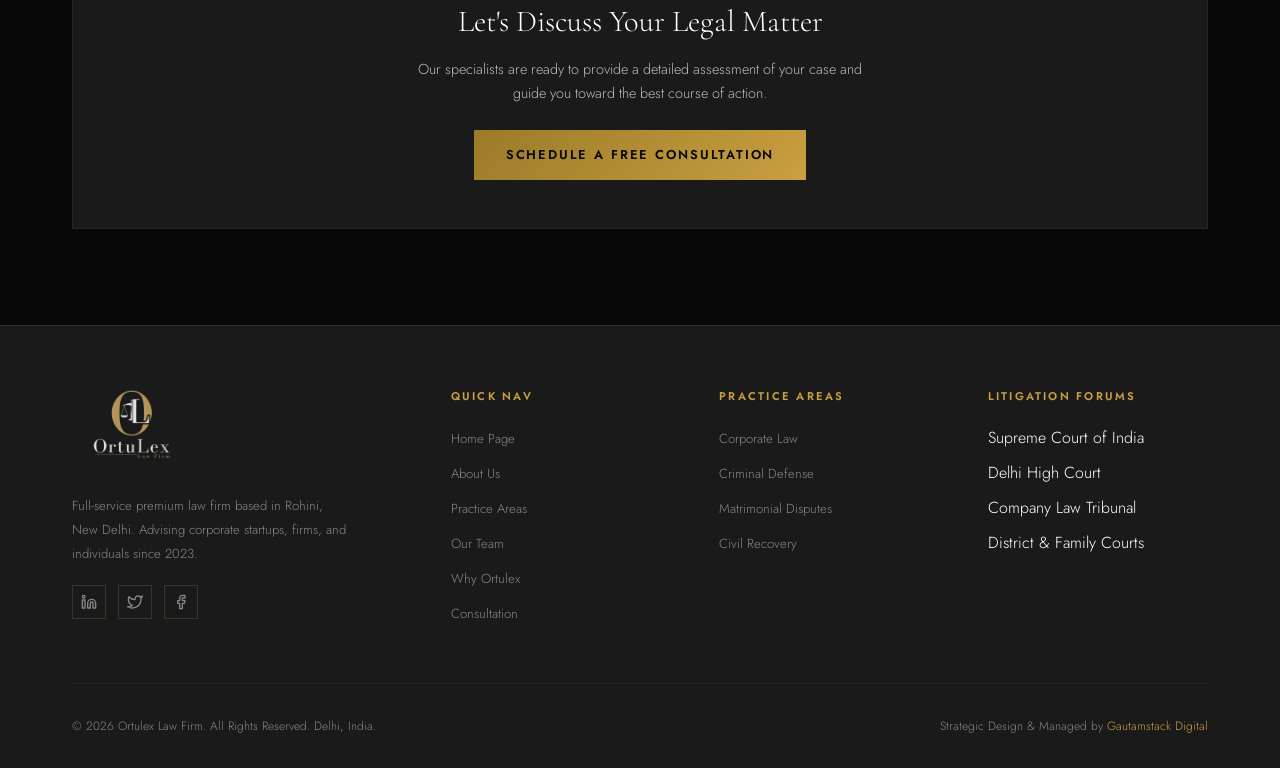
<file: practices.html>
<!DOCTYPE html>
<html lang="en">
<head>
  <meta charset="UTF-8">
  <meta name="viewport" content="width=device-width, initial-scale=1.0">
  <title>Practice Areas | Ortulex Law Firm</title>
  <meta name="description" content="Ortulex Law Firm Practice Areas – Expert legal representation in Corporate Law, Criminal Defense, Matrimonial, and Arbitration in Delhi.">
  <link rel="preconnect" href="https://fonts.googleapis.com">
  <link rel="preconnect" href="https://fonts.gstatic.com" crossorigin>
  <link href="https://fonts.googleapis.com/css2?family=Cormorant+Garamond:ital,wght@0,300;0,400;0,500;0,600;0,700;1,400;1,600&family=Jost:wght@300;400;500;600&display=swap" rel="stylesheet">
  <link rel="stylesheet" href="css/style.css">
</head>
<body>

  <!-- DYNAMIC HEADER PLACEHOLDER -->
  <div id="header-placeholder"></div>

  <!-- PRACTICES HERO -->
  <div class="about-hero">
    <div class="container">
      <div class="breadcrumb"><a href="./">Home</a> &nbsp;/&nbsp; <span>Practice Areas</span></div>
      <p class="label" style="margin-bottom:0.75rem;">Legal Expertise</p>
      <h1 style="font-weight:300;">Our <em style="color:var(--gold);font-style:italic;">Practice Areas</em></h1>
      <div style="width:80px;height:2px;background:linear-gradient(90deg,var(--gold-dark),var(--gold));margin:1.5rem 0;"></div>
      <p style="max-width:560px;color:var(--gray-light);font-size:1rem;line-height:1.8;">Thirteen specialised practice areas — each addressed by advocates with deep, targeted expertise and proven track records across India's courts and tribunals.</p>
    </div>
  </div>

  <section class="section">
    <div class="container">
      <div class="practices-grid" style="margin-bottom:4rem;">

        <div class="practice-card">
          <svg class="practice-icon" viewBox="0 0 24 24" fill="none" stroke="currentColor" stroke-width="1.5"><path d="M3 6h18M3 12h18M3 18h18"></path></svg>
          <h4>Civil Litigation</h4>
          <p>Property disputes, contract enforcement, tort claims, injunctions, and all civil justice matters before courts at every level.</p>
          <ul class="service-list" style="margin-top:1rem;">
            <li>Property and title disputes</li>
            <li>Contract enforcement &amp; breach claims</li>
            <li>Injunctions and urgent reliefs</li>
            <li>Tort and negligence claims</li>
            <li>Declaratory suits &amp; specific performance</li>
          </ul>
        </div>

        <div class="practice-card">
          <svg class="practice-icon" viewBox="0 0 24 24" fill="none" stroke="currentColor" stroke-width="1.5"><path d="M12 22s8-4 8-10V5l-8-3-8 3v7c0 6 8 10 8 10z"></path></svg>
          <h4>Criminal Defense</h4>
          <p>Comprehensive criminal representation ensuring fair trial rights and vigorous defense across all penal matters.</p>
          <ul class="service-list" style="margin-top:1rem;">
            <li>White-collar crimes &amp; economic offences</li>
            <li>NDPS (Narcotic Drugs) matters</li>
            <li>POCSO and special statutes</li>
            <li>Bail applications &amp; anticipatory bail</li>
            <li>Appeals in criminal matters</li>
          </ul>
        </div>

        <div class="practice-card">
          <svg class="practice-icon" viewBox="0 0 24 24" fill="none" stroke="currentColor" stroke-width="1.5"><path d="M3 9l9-7 9 7v11a2 2 0 01-2 2H5a2 2 0 01-2-2z"></path><polyline points="9 22 9 12 15 12 15 22"></polyline></svg>
          <h4>Family Law</h4>
          <p>Sensitive family matters handled with compassion, professionalism, and a focus on the best outcomes for all parties.</p>
          <ul class="service-list" style="margin-top:1rem;">
            <li>Marriage and divorce proceedings</li>
            <li>Alimony and maintenance</li>
            <li>Child custody and guardianship</li>
            <li>Adoption matters</li>
            <li>Domestic violence cases</li>
          </ul>
        </div>

        <div class="practice-card">
          <svg class="practice-icon" viewBox="0 0 24 24" fill="none" stroke="currentColor" stroke-width="1.5"><path d="M14 2H6a2 2 0 00-2 2v16a2 2 0 002 2h12a2 2 0 002-2V8z"></path><polyline points="14 2 14 8 20 8"></polyline></svg>
          <h4>Wills &amp; Estate Planning</h4>
          <p>Protecting legacies and securing the future of loved ones through expert estate structuring and legal documentation.</p>
          <ul class="service-list" style="margin-top:1rem;">
            <li>Drafting and registration of wills</li>
            <li>Probate proceedings</li>
            <li>Succession and inheritance</li>
            <li>Trust formation and management</li>
            <li>Estate dispute resolution</li>
          </ul>
        </div>

        <div class="practice-card">
          <svg class="practice-icon" viewBox="0 0 24 24" fill="none" stroke="currentColor" stroke-width="1.5"><rect x="2" y="7" width="20" height="14" rx="2" ry="2"></rect><path d="M16 21V5a2 2 0 00-2-2h-4a2 2 0 00-2 2v16"></path></svg>
          <h4>Corporate &amp; Commercial</h4>
          <p>End-to-end corporate legal solutions for businesses — from formation to complex commercial transactions and disputes.</p>
          <ul class="service-list" style="margin-top:1rem;">
            <li>Company law &amp; compliance</li>
            <li>Mergers &amp; acquisitions</li>
            <li>Joint ventures &amp; partnerships</li>
            <li>Shareholder &amp; director disputes</li>
            <li>Contract drafting &amp; negotiation</li>
          </ul>
        </div>

        <div class="practice-card">
          <svg class="practice-icon" viewBox="0 0 24 24" fill="none" stroke="currentColor" stroke-width="1.5"><circle cx="12" cy="12" r="10"></circle><line x1="12" y1="8" x2="12" y2="12"></line><line x1="12" y1="16" x2="12.01" y2="16"></line></svg>
          <h4>Intellectual Property</h4>
          <p>Expert IP counsel from a Registered Patent Agent and Trademark Attorney — covering the full lifecycle of IP rights.</p>
          <ul class="service-list" style="margin-top:1rem;">
            <li>Trademark registration &amp; enforcement</li>
            <li>Patent filing &amp; prosecution</li>
            <li>Copyright registration</li>
            <li>IP licensing &amp; technology transfer</li>
            <li>IP infringement litigation</li>
          </ul>
        </div>

        <div class="practice-card">
          <svg class="practice-icon" viewBox="0 0 24 24" fill="none" stroke="currentColor" stroke-width="1.5"><line x1="12" y1="1" x2="12" y2="23"></line><path d="M17 5H9.5a3.5 3.5 0 000 7h5a3.5 3.5 0 010 7H6"></path></svg>
          <h4>Banking &amp; Finance Law</h4>
          <p>Advisory and litigation services for financial institutions, borrowers, and investors across the banking and finance sector.</p>
          <ul class="service-list" style="margin-top:1rem;">
            <li>Loan documentation &amp; agreements</li>
            <li>Financial regulatory compliance</li>
            <li>NPA recovery &amp; debt matters</li>
            <li>Banking dispute litigation</li>
            <li>Insolvency proceedings (IBC)</li>
          </ul>
        </div>

        <div class="practice-card">
          <svg class="practice-icon" viewBox="0 0 24 24" fill="none" stroke="currentColor" stroke-width="1.5"><polyline points="22 12 18 12 15 21 9 3 6 12 2 12"></polyline></svg>
          <h4>Competition &amp; Antitrust</h4>
          <p>Navigating the complex competition law landscape — advisory, compliance, investigations, and litigation before the CCI.</p>
          <ul class="service-list" style="margin-top:1rem;">
            <li>Competition compliance audits</li>
            <li>CCI filings &amp; investigations</li>
            <li>Abuse of dominant position cases</li>
            <li>Cartel investigations</li>
            <li>Merger control filings</li>
          </ul>
        </div>

        <div class="practice-card">
          <svg class="practice-icon" viewBox="0 0 24 24" fill="none" stroke="currentColor" stroke-width="1.5"><rect x="2" y="3" width="20" height="14" rx="2" ry="2"></rect><line x1="8" y1="21" x2="16" y2="21"></line><line x1="12" y1="17" x2="12" y2="21"></line></svg>
          <h4>Real Estate &amp; Infrastructure</h4>
          <p>Comprehensive legal support for property transactions, construction projects, and real estate dispute resolution.</p>
          <ul class="service-list" style="margin-top:1rem;">
            <li>Conveyancing &amp; title due diligence</li>
            <li>Land acquisition matters</li>
            <li>Construction contracts</li>
            <li>RERA compliance &amp; disputes</li>
            <li>Infrastructure project advisory</li>
          </ul>
        </div>

        <div class="practice-card">
          <svg class="practice-icon" viewBox="0 0 24 24" fill="none" stroke="currentColor" stroke-width="1.5"><path d="M17 21v-2a4 4 0 00-4-4H5a4 4 0 00-4 4v2"></path><circle cx="9" cy="7" r="4"></circle></svg>
          <h4>Industrial &amp; Labour Law</h4>
          <p>Expert representation in labour disputes, employment matters, and industrial relations before all relevant forums.</p>
          <ul class="service-list" style="margin-top:1rem;">
            <li>Employment contracts &amp; policies</li>
            <li>Labour disputes &amp; arbitration</li>
            <li>Industrial agreements</li>
            <li>Wrongful termination claims</li>
            <li>Labour tribunal representation</li>
          </ul>
        </div>

        <div class="practice-card">
          <svg class="practice-icon" viewBox="0 0 24 24" fill="none" stroke="currentColor" stroke-width="1.5"><path d="M2 12s3-7 10-7 10 7 10 7-3 7-10 7-10-7-10-7z"></path><circle cx="12" cy="12" r="3"></circle></svg>
          <h4>Administrative &amp; Service Law</h4>
          <p>Protecting rights against arbitrary administrative actions and government service matters through constitutional remedies.</p>
          <ul class="service-list" style="margin-top:1rem;">
            <li>Government service &amp; employment</li>
            <li>Administrative writ petitions</li>
            <li>Public law cases</li>
            <li>Departmental proceedings</li>
            <li>Service tribunal representation</li>
          </ul>
        </div>

        <div class="practice-card">
          <svg class="practice-icon" viewBox="0 0 24 24" fill="none" stroke="currentColor" stroke-width="1.5"><circle cx="12" cy="12" r="10"></circle><line x1="2" y1="12" x2="22" y2="12"></line><path d="M12 2a15.3 15.3 0 014 10 15.3 15.3 0 01-4 10 15.3 15.3 0 01-4-10 15.3 15.3 0 014-10z"></path></svg>
          <h4>Constitutional &amp; Human Rights</h4>
          <p>Enforcing fundamental rights and pursuing public law advocacy for individuals and communities across India.</p>
          <ul class="service-list" style="margin-top:1rem;">
            <li>Writ petitions — High Court &amp; Supreme Court</li>
            <li>Fundamental rights enforcement</li>
            <li>PILs and public interest matters</li>
            <li>Human rights advocacy</li>
          </ul>
        </div>

        <div class="practice-card">
          <svg class="practice-icon" viewBox="0 0 24 24" fill="none" stroke="currentColor" stroke-width="1.5"><path d="M20 7H4a2 2 0 00-2 2v6a2 2 0 002 2h16a2 2 0 002-2V9a2 2 0 00-2-2z"></path><line x1="12" y1="17" x2="12" y2="21"></line></svg>
          <h4>Consumer Law</h4>
          <p>Protecting consumer rights and pursuing remedies before consumer forums, through litigation or settlement.</p>
          <ul class="service-list" style="margin-top:1rem;">
            <li>Consumer forum complaints</li>
            <li>Deficiency of service claims</li>
            <li>Product liability matters</li>
            <li>E-commerce &amp; digital consumer disputes</li>
            <li>Class action consumer cases</li>
          </ul>
        </div>

      </div>
      <div style="text-align:center;padding:3rem;background:var(--dark2);border:1px solid rgba(201,160,65,0.1);">
        <p class="label" style="margin-bottom:1rem;">Need Legal Assistance?</p>
        <h3 style="font-weight:300;margin-bottom:1rem;">Let's Discuss Your Legal Matter</h3>
        <p style="color:var(--gray-light);max-width:480px;margin:0 auto 1.5rem;font-size:0.9rem;">Our specialists are ready to provide a detailed assessment of your case and guide you toward the best course of action.</p>
        <a class="btn-primary" href="consultation">Schedule a Free Consultation</a>
      </div>
    </div>
  </section>

  <!-- DYNAMIC FOOTER PLACEHOLDER -->
  <div id="footer-placeholder"></div>

  <script src="js/main.js"></script>
</body>
</html>
</file>
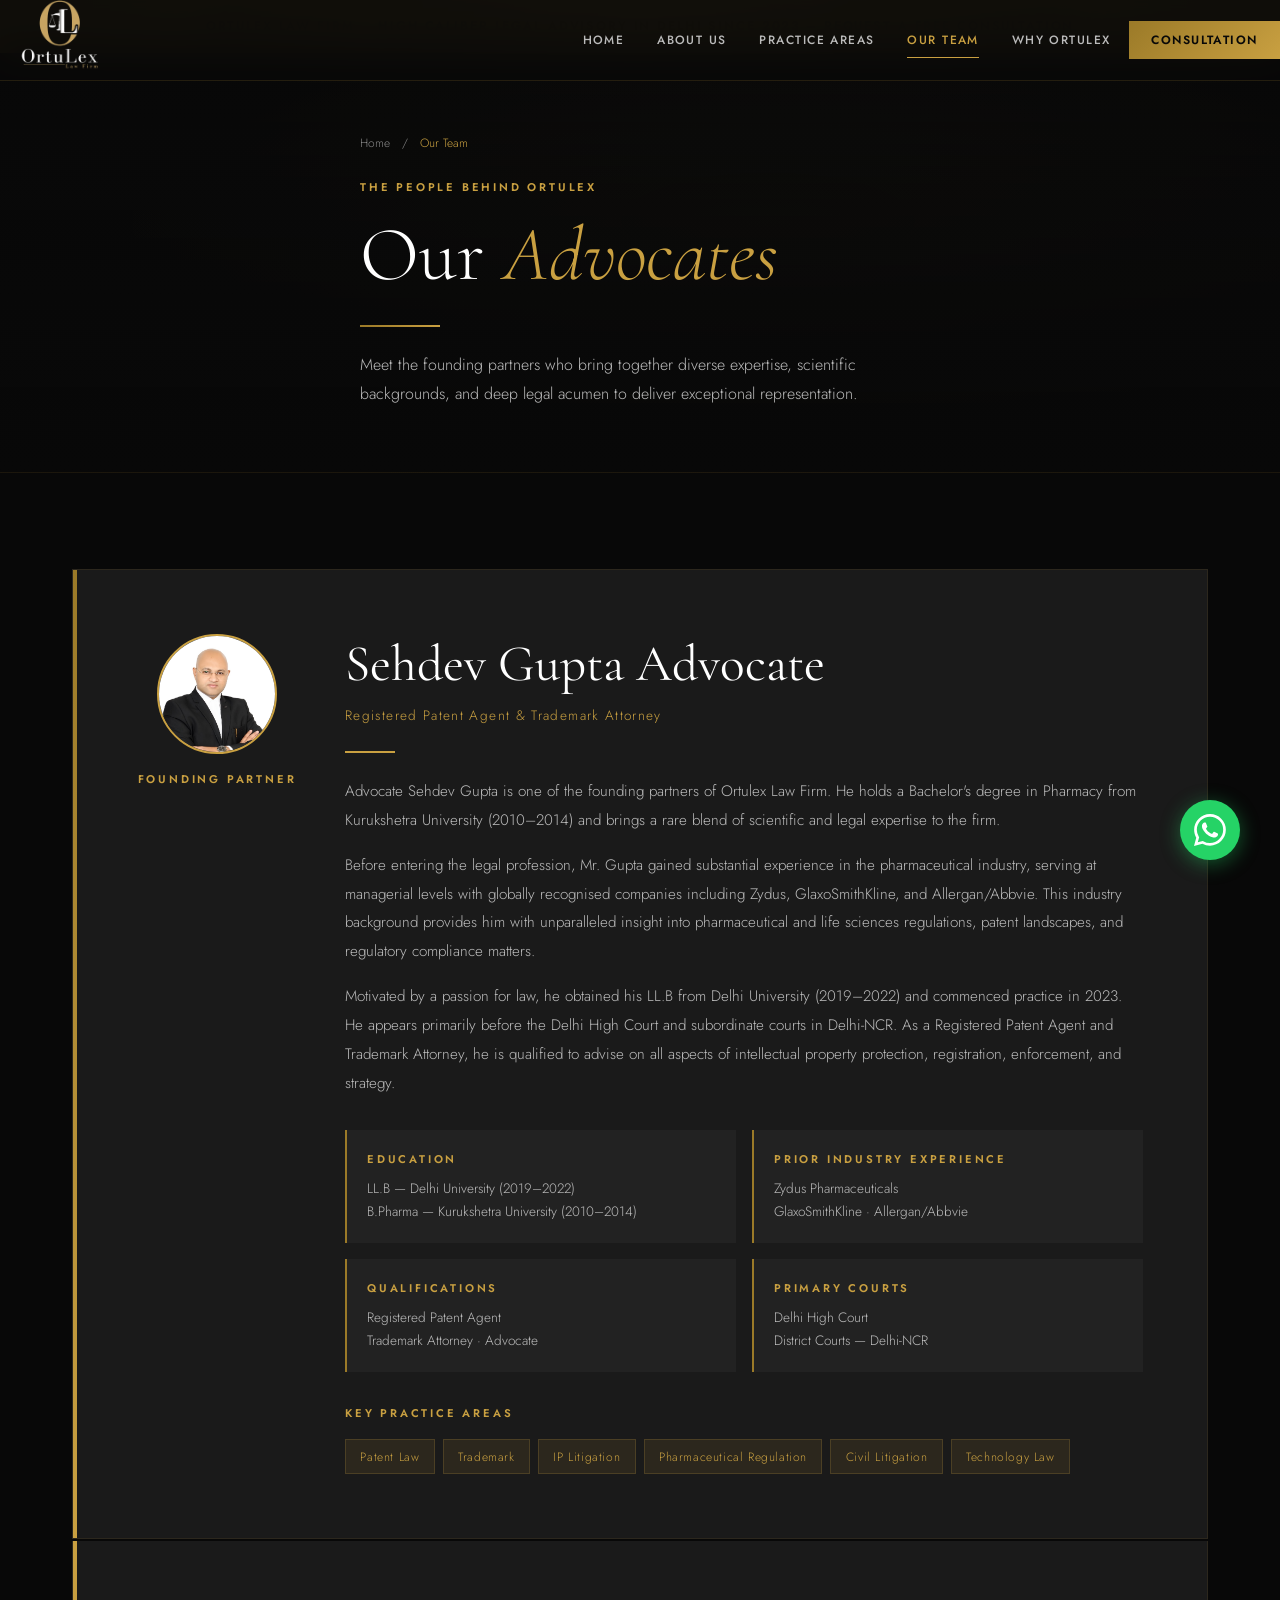
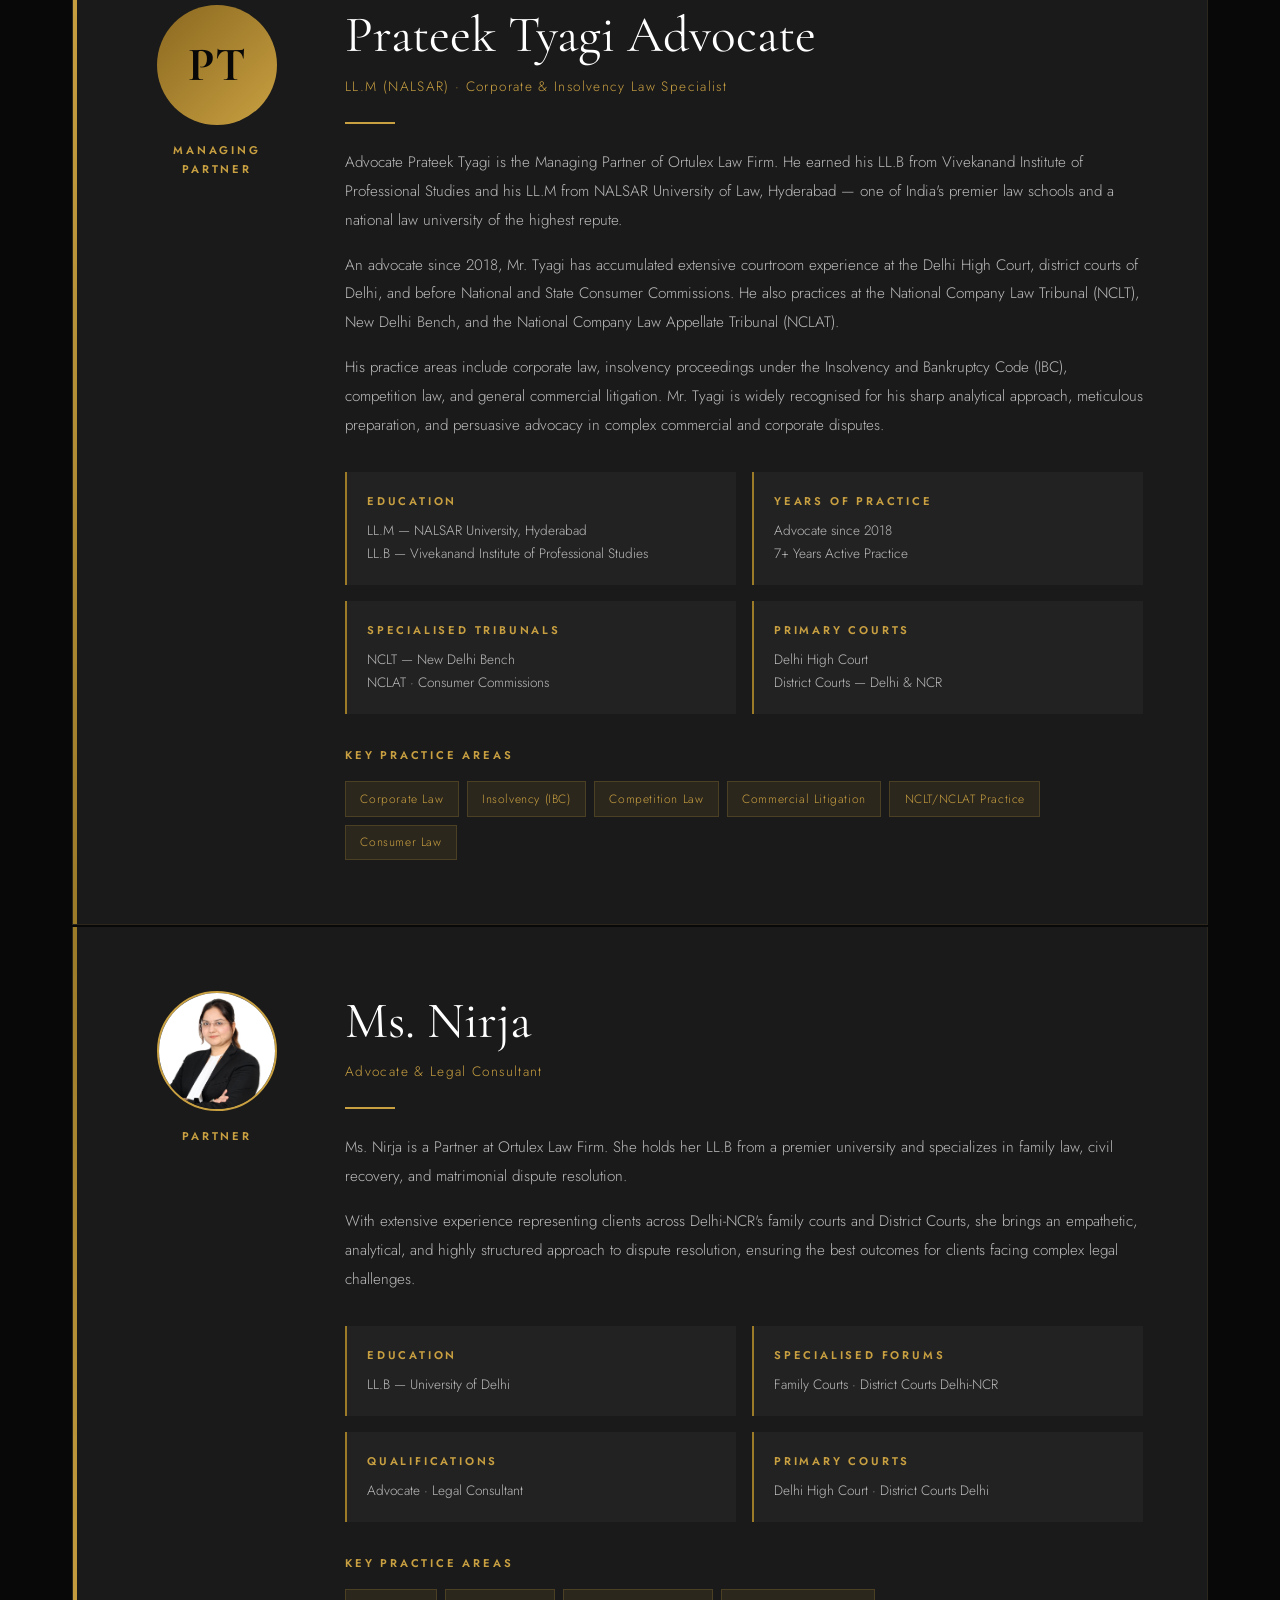
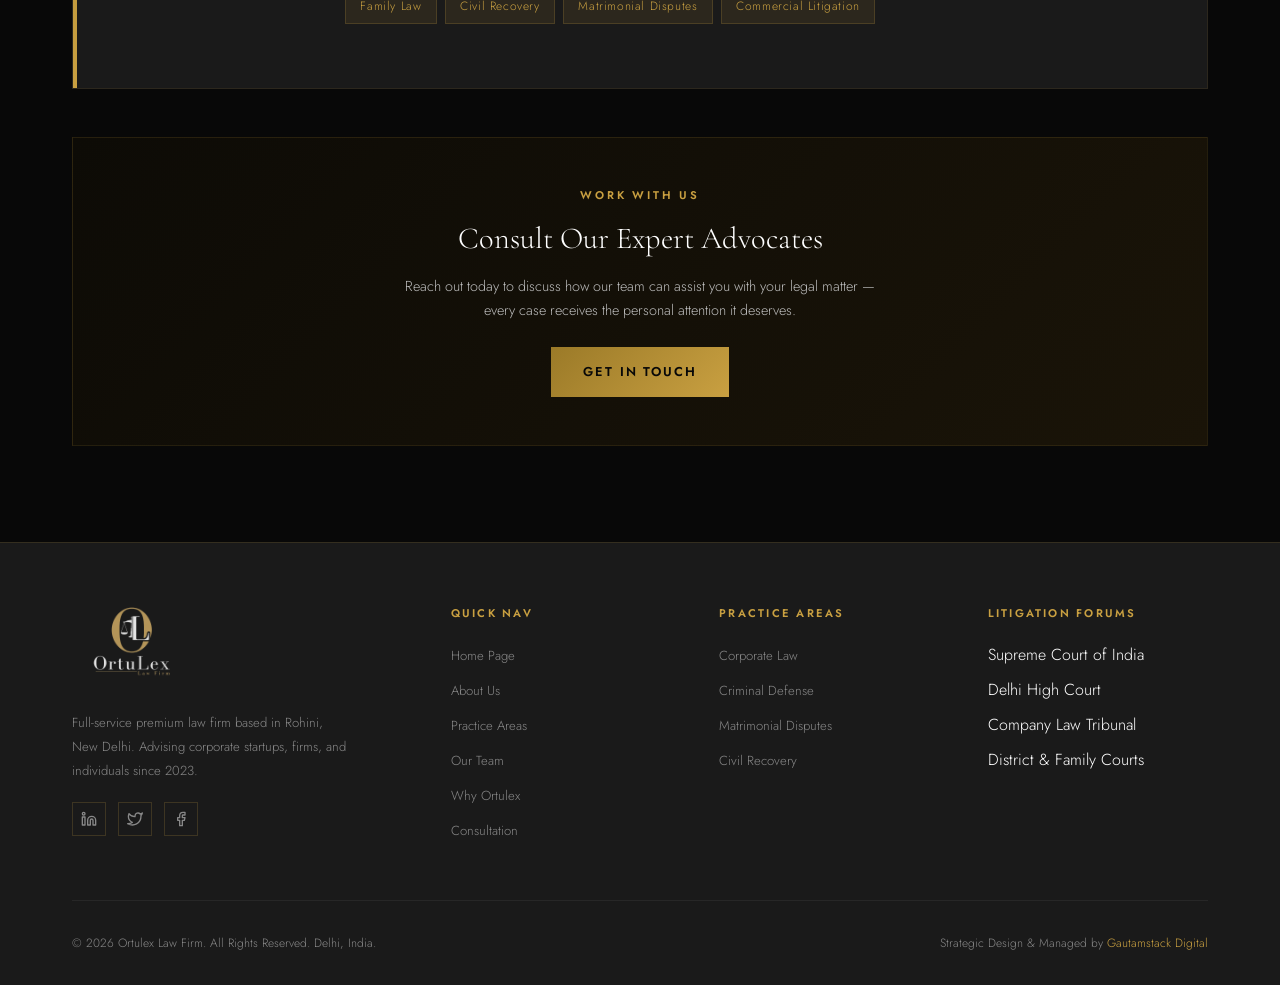
<file: team.html>
<!DOCTYPE html>
<html lang="en">
<head>
  <meta charset="UTF-8">
  <meta name="viewport" content="width=device-width, initial-scale=1.0">
  <title>Our Team | Ortulex Law Firm</title>
  <meta name="description" content="Meet Ortulex Lawyers – Delhi advocates and legal counsel specializing in civil disputes, corporate agreements, matrimonial law, and white collar criminal trials.">
  <link rel="preconnect" href="https://fonts.googleapis.com">
  <link rel="preconnect" href="https://fonts.gstatic.com" crossorigin>
  <link href="https://fonts.googleapis.com/css2?family=Cormorant+Garamond:ital,wght@0,300;0,400;0,500;0,600;0,700;1,400;1,600&family=Jost:wght@300;400;500;600&display=swap" rel="stylesheet">
  <link rel="stylesheet" href="css/style.css">
</head>
<body>

  <!-- DYNAMIC HEADER PLACEHOLDER -->
  <div id="header-placeholder"></div>

  <!-- TEAM HERO -->
  <div class="about-hero">
    <div class="container">
      <div class="breadcrumb">
        <a href="./">Home</a> &nbsp;/&nbsp; <span>Our Team</span>
      </div>
      <p class="label" style="margin-bottom:0.75rem;">The People Behind Ortulex</p>
      <h1 style="font-weight:300;">Our <em style="color:var(--gold);font-style:italic;">Advocates</em></h1>
      <div style="width:80px;height:2px;background:linear-gradient(90deg,var(--gold-dark),var(--gold));margin:1.5rem 0;"></div>
      <p style="max-width:560px;color:var(--gray-light);font-size:1rem;line-height:1.8;">Meet the founding partners who bring together diverse expertise, scientific backgrounds, and deep legal acumen to deliver exceptional representation.</p>
    </div>
  </div>

  <section class="section">
    <div class="container">

      <!-- SEHDEV GUPTA -->
      <div class="team-detail-card">
        <div style="position:absolute;top:0;left:0;width:4px;height:100%;background:linear-gradient(180deg,var(--gold-dark),var(--gold));"></div>
        <div class="team-detail-row">
          <div style="text-align:center;">
            <div style="width:120px;height:120px;border-radius:50%;overflow:hidden;border:2px solid var(--gold);margin:0 auto 1rem;display:flex;align-items:center;justify-content:center;background:var(--dark3);">
              <img src="images/Mr. Sehdev Gupta.jpeg" alt="Mr. Sehdev Gupta" style="width:100%;height:100%;object-fit:cover;object-position:center top;">
            </div>
            <p class="label">Founding Partner</p>
          </div>
          <div>
            <h2 style="font-weight:400;margin-bottom:0.5rem;">Sehdev Gupta Advocate</h2>
            <p style="color:var(--gold);font-size:0.85rem;letter-spacing:0.1em;margin-bottom:1.5rem;">Registered Patent Agent &amp; Trademark Attorney</p>
            <div style="width:50px;height:2px;background:var(--gold);margin-bottom:1.5rem;"></div>
            <p style="color:var(--gray-light);line-height:1.9;margin-bottom:1rem;font-size:0.95rem;">Advocate Sehdev Gupta is one of the founding partners of Ortulex Law Firm. He holds a Bachelor's degree in Pharmacy from Kurukshetra University (2010–2014) and brings a rare blend of scientific and legal expertise to the firm.</p>
            <p style="color:var(--gray-light);line-height:1.9;margin-bottom:1rem;font-size:0.95rem;">Before entering the legal profession, Mr. Gupta gained substantial experience in the pharmaceutical industry, serving at managerial levels with globally recognised companies including Zydus, GlaxoSmithKline, and Allergan/Abbvie. This industry background provides him with unparalleled insight into pharmaceutical and life sciences regulations, patent landscapes, and regulatory compliance matters.</p>
            <p style="color:var(--gray-light);line-height:1.9;margin-bottom:2rem;font-size:0.95rem;">Motivated by a passion for law, he obtained his LL.B from Delhi University (2019–2022) and commenced practice in 2023. He appears primarily before the Delhi High Court and subordinate courts in Delhi-NCR. As a Registered Patent Agent and Trademark Attorney, he is qualified to advise on all aspects of intellectual property protection, registration, enforcement, and strategy.</p>
            <div class="team-info-grid">
              <div style="background:var(--dark3);padding:1.25rem;border-left:2px solid var(--gold-dark);">
                <div class="label" style="margin-bottom:0.5rem;">Education</div>
                <div style="font-size:0.85rem;color:var(--gray-light);line-height:1.7;">LL.B — Delhi University (2019–2022)<br>B.Pharma — Kurukshetra University (2010–2014)</div>
              </div>
              <div style="background:var(--dark3);padding:1.25rem;border-left:2px solid var(--gold-dark);">
                <div class="label" style="margin-bottom:0.5rem;">Prior Industry Experience</div>
                <div style="font-size:0.85rem;color:var(--gray-light);line-height:1.7;">Zydus Pharmaceuticals<br>GlaxoSmithKline · Allergan/Abbvie</div>
              </div>
              <div style="background:var(--dark3);padding:1.25rem;border-left:2px solid var(--gold-dark);">
                <div class="label" style="margin-bottom:0.5rem;">Qualifications</div>
                <div style="font-size:0.85rem;color:var(--gray-light);line-height:1.7;">Registered Patent Agent<br>Trademark Attorney · Advocate</div>
              </div>
              <div style="background:var(--dark3);padding:1.25rem;border-left:2px solid var(--gold-dark);">
                <div class="label" style="margin-bottom:0.5rem;">Primary Courts</div>
                <div style="font-size:0.85rem;color:var(--gray-light);line-height:1.7;">Delhi High Court<br>District Courts — Delhi-NCR</div>
              </div>
            </div>
            <div style="margin-top:2rem;">
              <p class="label" style="margin-bottom:1rem;">Key Practice Areas</p>
              <div style="display:flex;flex-wrap:wrap;gap:0.5rem;">
                <span style="padding:0.4rem 0.9rem;background:rgba(201,160,65,0.1);border:1px solid rgba(201,160,65,0.2);font-size:0.75rem;color:var(--gold);letter-spacing:0.05em;">Patent Law</span>
                <span style="padding:0.4rem 0.9rem;background:rgba(201,160,65,0.1);border:1px solid rgba(201,160,65,0.2);font-size:0.75rem;color:var(--gold);letter-spacing:0.05em;">Trademark</span>
                <span style="padding:0.4rem 0.9rem;background:rgba(201,160,65,0.1);border:1px solid rgba(201,160,65,0.2);font-size:0.75rem;color:var(--gold);letter-spacing:0.05em;">IP Litigation</span>
                <span style="padding:0.4rem 0.9rem;background:rgba(201,160,65,0.1);border:1px solid rgba(201,160,65,0.2);font-size:0.75rem;color:var(--gold);letter-spacing:0.05em;">Pharmaceutical Regulation</span>
                <span style="padding:0.4rem 0.9rem;background:rgba(201,160,65,0.1);border:1px solid rgba(201,160,65,0.2);font-size:0.75rem;color:var(--gold);letter-spacing:0.05em;">Civil Litigation</span>
                <span style="padding:0.4rem 0.9rem;background:rgba(201,160,65,0.1);border:1px solid rgba(201,160,65,0.2);font-size:0.75rem;color:var(--gold);letter-spacing:0.05em;">Technology Law</span>
              </div>
            </div>
          </div>
        </div>
      </div>

      <!-- PRATEEK TYAGI -->
      <div class="team-detail-card" style="border-top:none;">
        <div style="position:absolute;top:0;left:0;width:4px;height:100%;background:linear-gradient(180deg,var(--gold),var(--gold-dark));"></div>
        <div class="team-detail-row">
          <div style="text-align:center;">
            <div style="width:120px;height:120px;border-radius:50%;background:linear-gradient(135deg,#8a6820,#c9a041);display:flex;align-items:center;justify-content:center;font-family:var(--serif);font-size:3rem;color:var(--black);font-weight:700;margin:0 auto 1rem;">PT</div>
            <p class="label">Managing Partner</p>
          </div>
          <div>
            <h2 style="font-weight:400;margin-bottom:0.5rem;">Prateek Tyagi Advocate</h2>
            <p style="color:var(--gold);font-size:0.85rem;letter-spacing:0.1em;margin-bottom:1.5rem;">LL.M (NALSAR) · Corporate &amp; Insolvency Law Specialist</p>
            <div style="width:50px;height:2px;background:var(--gold);margin-bottom:1.5rem;"></div>
            <p style="color:var(--gray-light);line-height:1.9;margin-bottom:1rem;font-size:0.95rem;">Advocate Prateek Tyagi is the Managing Partner of Ortulex Law Firm. He earned his LL.B from Vivekanand Institute of Professional Studies and his LL.M from NALSAR University of Law, Hyderabad — one of India's premier law schools and a national law university of the highest repute.</p>
            <p style="color:var(--gray-light);line-height:1.9;margin-bottom:1rem;font-size:0.95rem;">An advocate since 2018, Mr. Tyagi has accumulated extensive courtroom experience at the Delhi High Court, district courts of Delhi, and before National and State Consumer Commissions. He also practices at the National Company Law Tribunal (NCLT), New Delhi Bench, and the National Company Law Appellate Tribunal (NCLAT).</p>
            <p style="color:var(--gray-light);line-height:1.9;margin-bottom:2rem;font-size:0.95rem;">His practice areas include corporate law, insolvency proceedings under the Insolvency and Bankruptcy Code (IBC), competition law, and general commercial litigation. Mr. Tyagi is widely recognised for his sharp analytical approach, meticulous preparation, and persuasive advocacy in complex commercial and corporate disputes.</p>
            <div class="team-info-grid">
              <div style="background:var(--dark3);padding:1.25rem;border-left:2px solid var(--gold-dark);">
                <div class="label" style="margin-bottom:0.5rem;">Education</div>
                <div style="font-size:0.85rem;color:var(--gray-light);line-height:1.7;">LL.M — NALSAR University, Hyderabad<br>LL.B — Vivekanand Institute of Professional Studies</div>
              </div>
              <div style="background:var(--dark3);padding:1.25rem;border-left:2px solid var(--gold-dark);">
                <div class="label" style="margin-bottom:0.5rem;">Years of Practice</div>
                <div style="font-size:0.85rem;color:var(--gray-light);line-height:1.7;">Advocate since 2018<br>7+ Years Active Practice</div>
              </div>
              <div style="background:var(--dark3);padding:1.25rem;border-left:2px solid var(--gold-dark);">
                <div class="label" style="margin-bottom:0.5rem;">Specialised Tribunals</div>
                <div style="font-size:0.85rem;color:var(--gray-light);line-height:1.7;">NCLT — New Delhi Bench<br>NCLAT · Consumer Commissions</div>
              </div>
              <div style="background:var(--dark3);padding:1.25rem;border-left:2px solid var(--gold-dark);">
                <div class="label" style="margin-bottom:0.5rem;">Primary Courts</div>
                <div style="font-size:0.85rem;color:var(--gray-light);line-height:1.7;">Delhi High Court<br>District Courts — Delhi &amp; NCR</div>
              </div>
            </div>
            <div style="margin-top:2rem;">
              <p class="label" style="margin-bottom:1rem;">Key Practice Areas</p>
              <div style="display:flex;flex-wrap:wrap;gap:0.5rem;">
                <span style="padding:0.4rem 0.9rem;background:rgba(201,160,65,0.1);border:1px solid rgba(201,160,65,0.2);font-size:0.75rem;color:var(--gold);letter-spacing:0.05em;">Corporate Law</span>
                <span style="padding:0.4rem 0.9rem;background:rgba(201,160,65,0.1);border:1px solid rgba(201,160,65,0.2);font-size:0.75rem;color:var(--gold);letter-spacing:0.05em;">Insolvency (IBC)</span>
                <span style="padding:0.4rem 0.9rem;background:rgba(201,160,65,0.1);border:1px solid rgba(201,160,65,0.2);font-size:0.75rem;color:var(--gold);letter-spacing:0.05em;">Competition Law</span>
                <span style="padding:0.4rem 0.9rem;background:rgba(201,160,65,0.1);border:1px solid rgba(201,160,65,0.2);font-size:0.75rem;color:var(--gold);letter-spacing:0.05em;">Commercial Litigation</span>
                <span style="padding:0.4rem 0.9rem;background:rgba(201,160,65,0.1);border:1px solid rgba(201,160,65,0.2);font-size:0.75rem;color:var(--gold);letter-spacing:0.05em;">NCLT/NCLAT Practice</span>
                <span style="padding:0.4rem 0.9rem;background:rgba(201,160,65,0.1);border:1px solid rgba(201,160,65,0.2);font-size:0.75rem;color:var(--gold);letter-spacing:0.05em;">Consumer Law</span>
              </div>
            </div>
          </div>
        </div>
      </div>

      <!-- MS. NIRJA -->
      <div class="team-detail-card" style="border-top:none;">
        <div style="position:absolute;top:0;left:0;width:4px;height:100%;background:linear-gradient(180deg,var(--gold-dark),var(--gold));"></div>
        <div class="team-detail-row">
          <div style="text-align:center;">
            <div style="width:120px;height:120px;border-radius:50%;overflow:hidden;border:2px solid var(--gold);margin:0 auto 1rem;display:flex;align-items:center;justify-content:center;background:var(--dark3);">
              <img src="images/Ms. Nirja.jpeg" alt="Ms. Nirja" style="width:100%;height:100%;object-fit:cover;object-position:center top;">
            </div>
            <p class="label">Partner</p>
          </div>
          <div>
            <h2 style="font-weight:400;margin-bottom:0.5rem;">Ms. Nirja</h2>
            <p style="color:var(--gold);font-size:0.85rem;letter-spacing:0.1em;margin-bottom:1.5rem;">Advocate &amp; Legal Consultant</p>
            <div style="width:50px;height:2px;background:var(--gold);margin-bottom:1.5rem;"></div>
            <p style="color:var(--gray-light);line-height:1.9;margin-bottom:1rem;font-size:0.95rem;">Ms. Nirja is a Partner at Ortulex Law Firm. She holds her LL.B from a premier university and specializes in family law, civil recovery, and matrimonial dispute resolution.</p>
            <p style="color:var(--gray-light);line-height:1.9;margin-bottom:2rem;font-size:0.95rem;">With extensive experience representing clients across Delhi-NCR's family courts and District Courts, she brings an empathetic, analytical, and highly structured approach to dispute resolution, ensuring the best outcomes for clients facing complex legal challenges.</p>
            <div class="team-info-grid">
              <div style="background:var(--dark3);padding:1.25rem;border-left:2px solid var(--gold-dark);">
                <div class="label" style="margin-bottom:0.5rem;">Education</div>
                <div style="font-size:0.85rem;color:var(--gray-light);line-height:1.7;">LL.B — University of Delhi</div>
              </div>
              <div style="background:var(--dark3);padding:1.25rem;border-left:2px solid var(--gold-dark);">
                <div class="label" style="margin-bottom:0.5rem;">Specialised Forums</div>
                <div style="font-size:0.85rem;color:var(--gray-light);line-height:1.7;">Family Courts · District Courts Delhi-NCR</div>
              </div>
              <div style="background:var(--dark3);padding:1.25rem;border-left:2px solid var(--gold-dark);">
                <div class="label" style="margin-bottom:0.5rem;">Qualifications</div>
                <div style="font-size:0.85rem;color:var(--gray-light);line-height:1.7;">Advocate · Legal Consultant</div>
              </div>
              <div style="background:var(--dark3);padding:1.25rem;border-left:2px solid var(--gold-dark);">
                <div class="label" style="margin-bottom:0.5rem;">Primary Courts</div>
                <div style="font-size:0.85rem;color:var(--gray-light);line-height:1.7;">Delhi High Court · District Courts Delhi</div>
              </div>
            </div>
            <div style="margin-top:2rem;">
              <p class="label" style="margin-bottom:1rem;">Key Practice Areas</p>
              <div style="display:flex;flex-wrap:wrap;gap:0.5rem;">
                <span style="padding:0.4rem 0.9rem;background:rgba(201,160,65,0.1);border:1px solid rgba(201,160,65,0.2);font-size:0.75rem;color:var(--gold);letter-spacing:0.05em;">Family Law</span>
                <span style="padding:0.4rem 0.9rem;background:rgba(201,160,65,0.1);border:1px solid rgba(201,160,65,0.2);font-size:0.75rem;color:var(--gold);letter-spacing:0.05em;">Civil Recovery</span>
                <span style="padding:0.4rem 0.9rem;background:rgba(201,160,65,0.1);border:1px solid rgba(201,160,65,0.2);font-size:0.75rem;color:var(--gold);letter-spacing:0.05em;">Matrimonial Disputes</span>
                <span style="padding:0.4rem 0.9rem;background:rgba(201,160,65,0.1);border:1px solid rgba(201,160,65,0.2);font-size:0.75rem;color:var(--gold);letter-spacing:0.05em;">Commercial Litigation</span>
              </div>
            </div>
          </div>
        </div>
      </div>

      <!-- JOIN US -->
      <div style="text-align:center;padding:3rem;background:linear-gradient(135deg,#0d0b06,#1a1408);border:1px solid rgba(201,160,65,0.12);margin-top:3rem;">
        <p class="label" style="margin-bottom:1rem;">Work With Us</p>
        <h3 style="font-weight:300;margin-bottom:1rem;">Consult Our Expert Advocates</h3>
        <p style="color:var(--gray-light);max-width:480px;margin:0 auto 1.5rem;font-size:0.9rem;">Reach out today to discuss how our team can assist you with your legal matter — every case receives the personal attention it deserves.</p>
        <a class="btn-primary" href="consultation">Get in Touch</a>
      </div>
    </div>
  </section>

  <!-- DYNAMIC FOOTER PLACEHOLDER -->
  <div id="footer-placeholder"></div>

  <script src="js/main.js"></script>
</body>
</html>
</file>
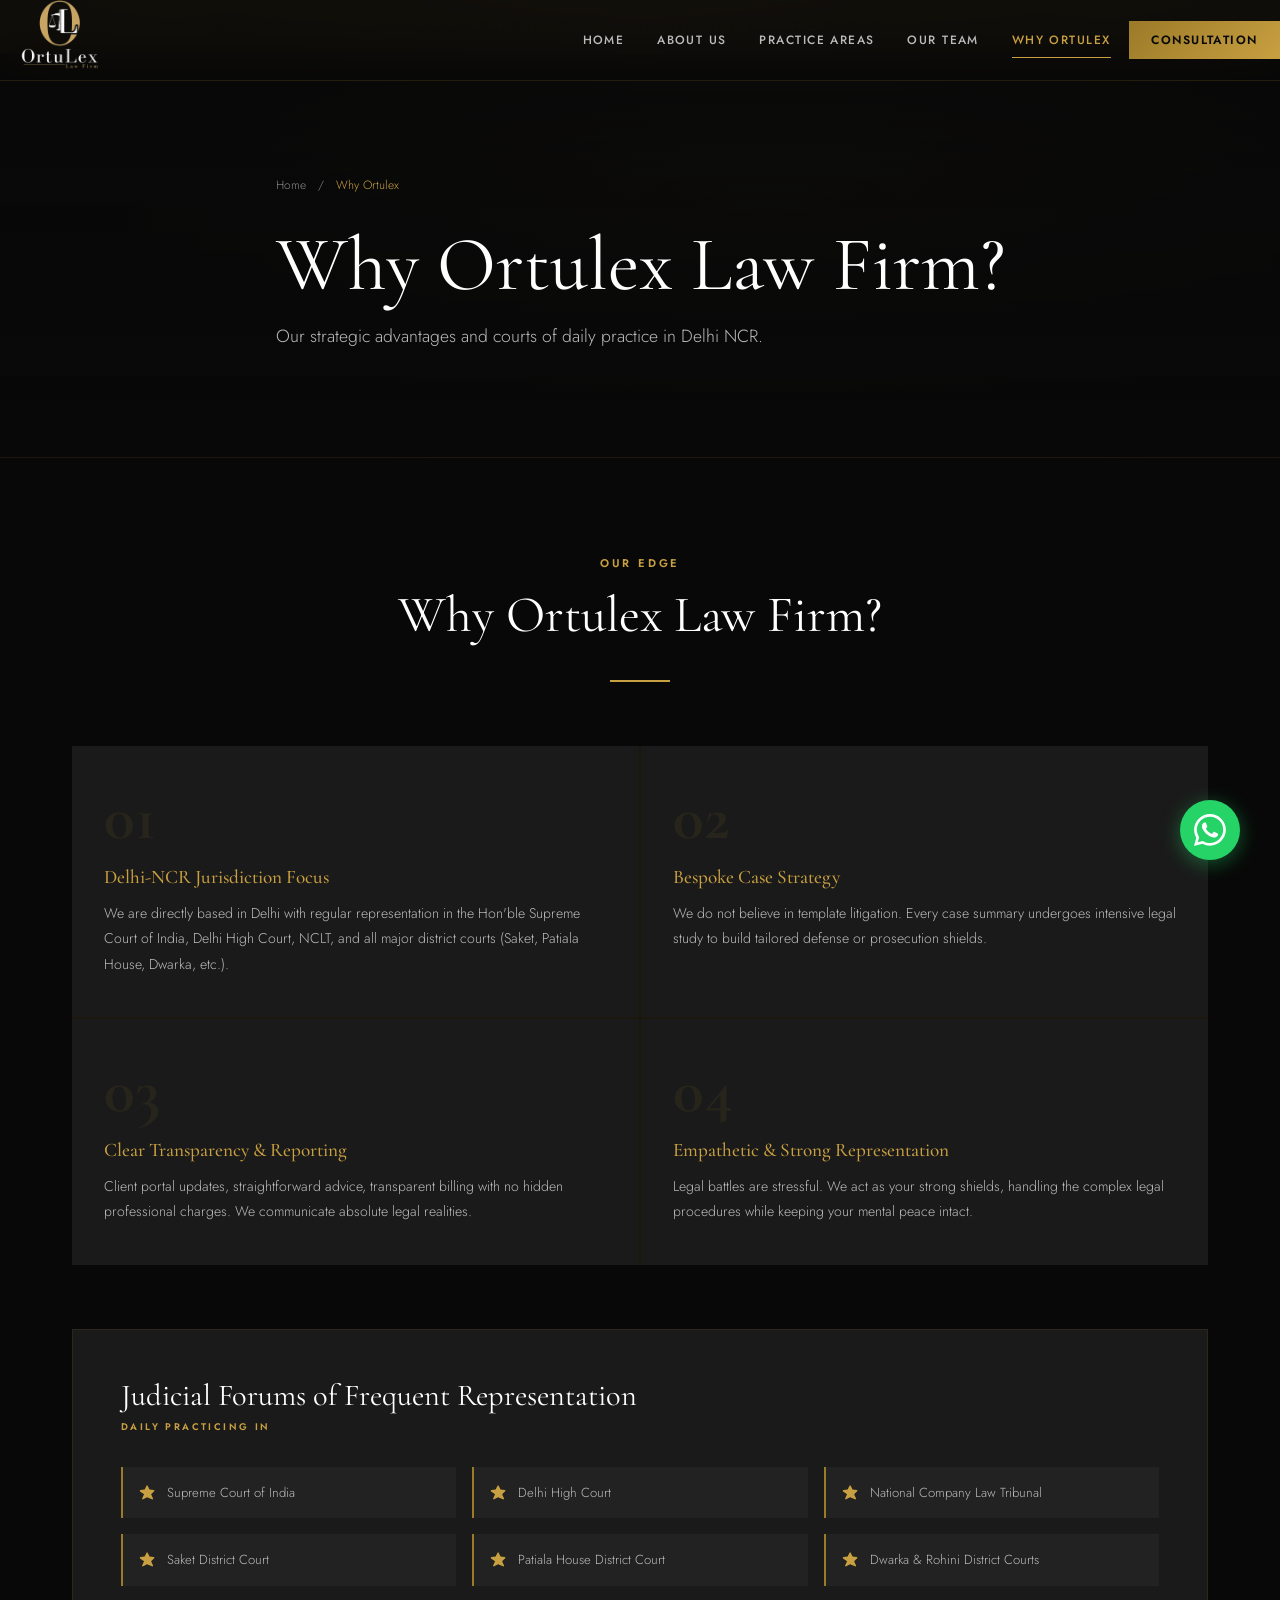
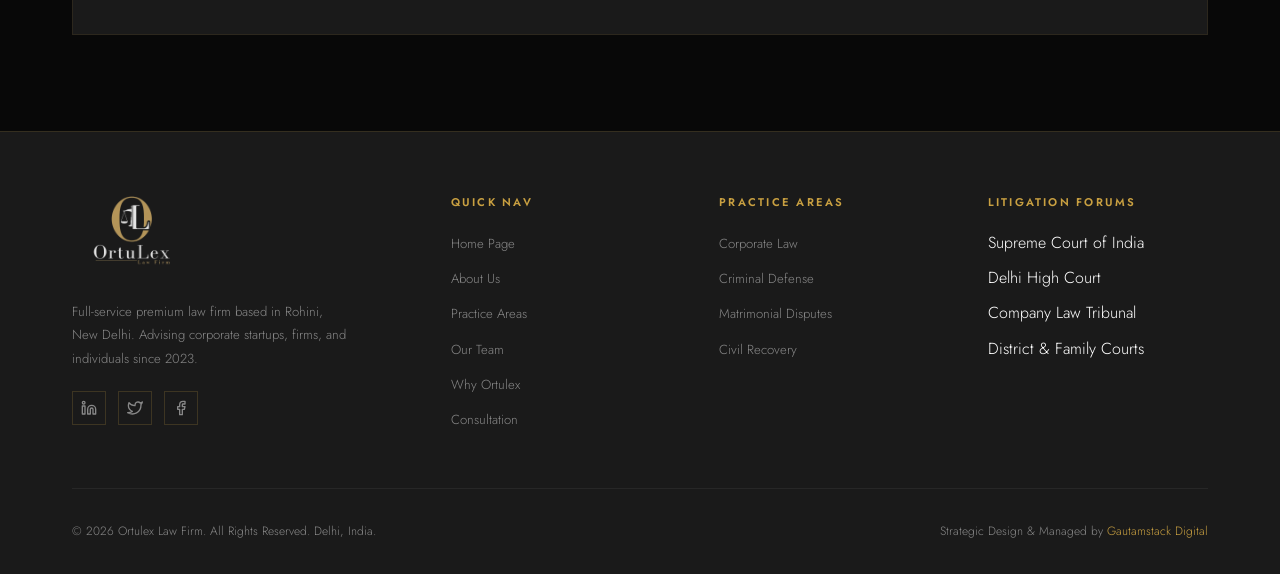
<file: why.html>
<!DOCTYPE html>
<html lang="en">
<head>
  <meta charset="UTF-8">
  <meta name="viewport" content="width=device-width, initial-scale=1.0">
  <title>Why Ortulex | Ortulex Law Firm</title>
  <meta name="description" content="Why choose Ortulex Law Firm – Discover our specialized case strategy, transparent legal updates, and representation in Supreme Court and Delhi High Court.">
  <link rel="preconnect" href="https://fonts.googleapis.com">
  <link rel="preconnect" href="https://fonts.gstatic.com" crossorigin>
  <link href="https://fonts.googleapis.com/css2?family=Cormorant+Garamond:ital,wght@0,300;0,400;0,500;0,600;0,700;1,400;1,600&family=Jost:wght@300;400;500;600&display=swap" rel="stylesheet">
  <link rel="stylesheet" href="css/style.css">
</head>
<body>

  <!-- DYNAMIC HEADER PLACEHOLDER -->
  <div id="header-placeholder"></div>

  <!-- WHY HERO -->
  <header class="about-hero">
    <div class="container">
      <div class="breadcrumb">
        <a href="./">Home</a> &nbsp;/&nbsp; <span>Why Ortulex</span>
      </div>
      <h1>Why Ortulex Law Firm?</h1>
      <p style="color: var(--gray-light); font-size: 1.1rem; max-width: 600px; margin-top: 10px;">Our strategic advantages and courts of daily practice in Delhi NCR.</p>
    </div>
  </header>

  <!-- ADVANTAGES CONTENT -->
  <section class="section">
    <div class="container">
      <div class="section-header center">
        <div class="label">Our Edge</div>
        <h2>Why Ortulex Law Firm?</h2>
        <div class="gold-line"></div>
      </div>

      <div class="why-grid" style="margin-bottom: 4rem;">
        <div class="why-card">
          <div class="why-number">01</div>
          <h4>Delhi-NCR Jurisdiction Focus</h4>
          <p>We are directly based in Delhi with regular representation in the Hon'ble Supreme Court of India, Delhi High Court, NCLT, and all major district courts (Saket, Patiala House, Dwarka, etc.).</p>
        </div>

        <div class="why-card">
          <div class="why-number">02</div>
          <h4>Bespoke Case Strategy</h4>
          <p>We do not believe in template litigation. Every case summary undergoes intensive legal study to build tailored defense or prosecution shields.</p>
        </div>

        <div class="why-card">
          <div class="why-number">03</div>
          <h4>Clear Transparency & Reporting</h4>
          <p>Client portal updates, straightforward advice, transparent billing with no hidden professional charges. We communicate absolute legal realities.</p>
        </div>

        <div class="why-card">
          <div class="why-number">04</div>
          <h4>Empathetic & Strong Representation</h4>
          <p>Legal battles are stressful. We act as your strong shields, handling the complex legal procedures while keeping your mental peace intact.</p>
        </div>
      </div>

      <!-- COURTS SECTION -->
      <div class="courts-section">
        <h3>Judicial Forums of Frequent Representation</h3>
        <p class="label" style="font-size: 0.6rem; margin-top: 5px;">Daily practicing in</p>
        <div class="courts-grid">
          <div class="court-item">
            <svg width="16" height="16" fill="currentColor" viewBox="0 0 16 16"><path d="M8 .25a.75.75 0 0 1 .673.418l1.882 3.815 4.21.612a.75.75 0 0 1 .416 1.279l-3.046 2.97 1.9 4.192a.75.75 0 0 1-1.088.791L8 12.347l-3.766 1.98a.75.75 0 0 1-1.088-.79l1.9-4.193L1.01 6.377a.75.75 0 0 1 .416-1.28l4.21-.611L7.527.668A.75.75 0 0 1 8 .25z"/></svg>
            Supreme Court of India
          </div>
          <div class="court-item">
            <svg width="16" height="16" fill="currentColor" viewBox="0 0 16 16"><path d="M8 .25a.75.75 0 0 1 .673.418l1.882 3.815 4.21.612a.75.75 0 0 1 .416 1.279l-3.046 2.97 1.9 4.192a.75.75 0 0 1-1.088.791L8 12.347l-3.766 1.98a.75.75 0 0 1-1.088-.79l1.9-4.193L1.01 6.377a.75.75 0 0 1 .416-1.28l4.21-.611L7.527.668A.75.75 0 0 1 8 .25z"/></svg>
            Delhi High Court
          </div>
          <div class="court-item">
            <svg width="16" height="16" fill="currentColor" viewBox="0 0 16 16"><path d="M8 .25a.75.75 0 0 1 .673.418l1.882 3.815 4.21.612a.75.75 0 0 1 .416 1.279l-3.046 2.97 1.9 4.192a.75.75 0 0 1-1.088.791L8 12.347l-3.766 1.98a.75.75 0 0 1-1.088-.79l1.9-4.193L1.01 6.377a.75.75 0 0 1 .416-1.28l4.21-.611L7.527.668A.75.75 0 0 1 8 .25z"/></svg>
            National Company Law Tribunal
          </div>
          <div class="court-item">
            <svg width="16" height="16" fill="currentColor" viewBox="0 0 16 16"><path d="M8 .25a.75.75 0 0 1 .673.418l1.882 3.815 4.21.612a.75.75 0 0 1 .416 1.279l-3.046 2.97 1.9 4.192a.75.75 0 0 1-1.088.791L8 12.347l-3.766 1.98a.75.75 0 0 1-1.088-.79l1.9-4.193L1.01 6.377a.75.75 0 0 1 .416-1.28l4.21-.611L7.527.668A.75.75 0 0 1 8 .25z"/></svg>
            Saket District Court
          </div>
          <div class="court-item">
            <svg width="16" height="16" fill="currentColor" viewBox="0 0 16 16"><path d="M8 .25a.75.75 0 0 1 .673.418l1.882 3.815 4.21.612a.75.75 0 0 1 .416 1.279l-3.046 2.97 1.9 4.192a.75.75 0 0 1-1.088.791L8 12.347l-3.766 1.98a.75.75 0 0 1-1.088-.79l1.9-4.193L1.01 6.377a.75.75 0 0 1 .416-1.28l4.21-.611L7.527.668A.75.75 0 0 1 8 .25z"/></svg>
            Patiala House District Court
          </div>
          <div class="court-item">
            <svg width="16" height="16" fill="currentColor" viewBox="0 0 16 16"><path d="M8 .25a.75.75 0 0 1 .673.418l1.882 3.815 4.21.612a.75.75 0 0 1 .416 1.279l-3.046 2.97 1.9 4.192a.75.75 0 0 1-1.088.791L8 12.347l-3.766 1.98a.75.75 0 0 1-1.088-.79l1.9-4.193L1.01 6.377a.75.75 0 0 1 .416-1.28l4.21-.611L7.527.668A.75.75 0 0 1 8 .25z"/></svg>
            Dwarka & Rohini District Courts
          </div>
        </div>
      </div>
    </div>
  </section>

  <!-- DYNAMIC FOOTER PLACEHOLDER -->
  <div id="footer-placeholder"></div>

  <script src="js/main.js"></script>
</body>
</html>
</file>
<file: css/style.css>
/* ===== RESET & BASE ===== */
*, *::before, *::after { box-sizing: border-box; margin: 0; padding: 0; }
:root {
  --gold: #C9A041;
  --gold-light: #e8c96a;
  --gold-dark: #9b7a28;
  --black: #080808;
  --dark: #111111;
  --dark2: #1a1a1a;
  --dark3: #222222;
  --white: #ffffff;
  --cream: #f5efe4;
  --gray: #888888;
  --gray-light: #bbbbbb;
  --serif: 'Cormorant Garamond', Georgia, serif;
  --sans: 'Jost', sans-serif;
  --transition: 0.35s cubic-bezier(0.4, 0, 0.2, 1);
}
html { scroll-behavior: smooth; font-size: 16px; }
body {
  background: var(--black);
  color: var(--white);
  font-family: var(--sans);
  font-weight: 300;
  line-height: 1.7;
  overflow-x: hidden;
}
a { color: inherit; text-decoration: none; }
img { max-width: 100%; }
button { cursor: pointer; border: none; background: none; font-family: inherit; }

/* ===== SCROLLBAR ===== */
::-webkit-scrollbar { width: 6px; }
::-webkit-scrollbar-track { background: var(--dark); }
::-webkit-scrollbar-thumb { background: var(--gold-dark); border-radius: 3px; }

/* ===== ANIMATIONS ===== */
@keyframes fadeUp {
  from { opacity: 0; transform: translateY(40px); }
  to { opacity: 1; transform: translateY(0); }
}
@keyframes fadeIn {
  from { opacity: 0; }
  to { opacity: 1; }
}
@keyframes scaleIn {
  from { opacity: 0; transform: scale(0.92); }
  to { opacity: 1; transform: scale(1); }
}
@keyframes slideRight {
  from { opacity: 0; transform: translateX(-40px); }
  to { opacity: 1; transform: translateX(0); }
}
@keyframes shimmer {
  0% { background-position: -200% center; }
  100% { background-position: 200% center; }
}
@keyframes linegrow {
  from { transform: scaleX(0); }
  to { transform: scaleX(1); }
}
@keyframes rotateSlow {
  from { transform: rotate(0deg); }
  to { transform: rotate(360deg); }
}
.animate-fadeup { animation: fadeUp 0.8s ease both; }
.animate-fadein { animation: fadeIn 0.8s ease both; }
.delay-1 { animation-delay: 0.15s; }
.delay-2 { animation-delay: 0.3s; }
.delay-3 { animation-delay: 0.45s; }
.delay-4 { animation-delay: 0.6s; }
.delay-5 { animation-delay: 0.75s; }

/* ===== TYPOGRAPHY ===== */
h1, h2, h3, h4, h5 { font-family: var(--serif); font-weight: 400; line-height: 1.2; }
h1 { font-size: clamp(2.6rem, 6vw, 5rem); }
h2 { font-size: clamp(2rem, 4vw, 3.2rem); }
h3 { font-size: clamp(1.4rem, 2.5vw, 1.9rem); }
h4 { font-size: 1.25rem; }
.label {
  font-family: var(--sans);
  font-size: 0.7rem;
  font-weight: 600;
  letter-spacing: 0.25em;
  text-transform: uppercase;
  color: var(--gold);
}
.gold { color: var(--gold); }

/* ===== LAYOUT ===== */
.container { max-width: 1200px; margin: 0 auto; padding: 0 2rem; }
.section { padding: 6rem 0; }
.section-sm { padding: 4rem 0; }

/* ===== DIVIDERS ===== */
.gold-line {
  display: inline-block;
  width: 60px; height: 2px;
  background: var(--gold);
  transform-origin: left;
}
.gold-line-full {
  width: 100%; height: 1px;
  background: linear-gradient(90deg, transparent, var(--gold), transparent);
}

/* ===== PAGE SYSTEM ===== */
.page { display: none; }
.page.active { display: block; animation: fadeIn 0.5s ease; }

/* ===== NAVBAR ===== */
#navbar {
  position: fixed;
  top: 0; left: 0; right: 0;
  z-index: 1000;
  background: rgba(8,8,8,0.95);
  backdrop-filter: blur(20px);
  border-bottom: 1px solid rgba(201,160,65,0.15);
  transition: var(--transition);
}
#navbar.scrolled { box-shadow: 0 4px 30px rgba(0,0,0,0.5); background: rgba(8,8,8,0.98); }
.nav-inner {
  max-width: 1300px;
  margin: 0 auto;
  /* padding: 0 2rem; */
  height: 80px;
  display: flex;
  align-items: center;
  justify-content: space-between;
}
.nav-logo {
  display: flex;
  align-items: center;
  gap: 1rem;
  cursor: pointer;
}
.nav-logo img {
  height:80px;
  width: auto;
  filter: brightness(1);
  transition: var(--transition);
}
.nav-logo:hover img { filter: brightness(1.1); }
.nav-brand {
  display: flex;
  flex-direction: column;
  line-height: 1;
}
.nav-brand-name {
  font-family: var(--serif);
  font-size: 1.4rem;
  font-weight: 600;
  letter-spacing: 0.05em;
  color: var(--white);
}
.nav-brand-sub {
  font-size: 0.65rem;
  letter-spacing: 0.2em;
  text-transform: uppercase;
  color: var(--gold);
  margin-top: 2px;
}
.nav-links {
  display: flex;
  align-items: center;
  gap: 0.25rem;
  list-style: none;
}
.nav-links li a, .nav-links li button {
  display: block;
  padding: 0.5rem 0.9rem;
  font-size: 0.75rem;
  font-weight: 500;
  letter-spacing: 0.12em;
  text-transform: uppercase;
  color: var(--gray-light);
  transition: color var(--transition);
  position: relative;
}
.nav-links li a::after, .nav-links li button::after {
  content: '';
  position: absolute;
  bottom: 0; left: 0.9rem; right: 0.9rem;
  height: 1px;
  background: var(--gold);
  transform: scaleX(0);
  transition: transform var(--transition);
}
.nav-links li a:hover, .nav-links li button:hover,
.nav-links li a.active, .nav-links li button.active {
  color: var(--gold);
}
.nav-links li a:hover::after, .nav-links li button:hover::after,
.nav-links li a.active::after, .nav-links li button.active::after {
  transform: scaleX(1);
}
.nav-cta {
  background: linear-gradient(135deg, var(--gold-dark), var(--gold)) !important;
  color: var(--black) !important;
  padding: 0.55rem 1.4rem !important;
  font-weight: 600 !important;
  letter-spacing: 0.1em;
}
.nav-cta:hover { opacity: 0.9; }
.nav-cta::after { display: none !important; }
.hamburger {
  display: none;
  flex-direction: column;
  gap: 5px;
  cursor: pointer;
  padding: 8px;
}
.hamburger span {
  display: block;
  width: 24px; height: 1.5px;
  background: var(--white);
  transition: var(--transition);
}
.mobile-menu {
  display: none;
  position: fixed;
  top: 80px; left: 0; right: 0;
  background: rgba(8,8,8,0.98);
  backdrop-filter: blur(20px);
  border-bottom: 1px solid rgba(201,160,65,0.2);
  z-index: 999;
  padding: 1.5rem 2rem;
}
.mobile-menu.open { display: block; animation: fadeIn 0.3s ease; }
.mobile-menu ul { list-style: none; display: flex; flex-direction: column; gap: 0.25rem; }
.mobile-menu ul li a, .mobile-menu ul li button {
  display: block;
  padding: 0.75rem 0;
  font-size: 0.85rem;
  letter-spacing: 0.1em;
  text-transform: uppercase;
  color: var(--gray-light);
  border-bottom: 1px solid rgba(255,255,255,0.06);
  width: 100%;
  text-align: left;
  transition: color var(--transition);
}
.mobile-menu ul li a:hover, .mobile-menu ul li button:hover { color: var(--gold); }

/* ===== HERO ===== */
.hero {
  min-height: 100vh;
  position: relative;
  display: flex;
  align-items: center;
  overflow: hidden;
  padding-top: 80px;
  padding-bottom: 4rem;
}
.hero-bg {
  position: absolute;
  inset: 0;
  background:
    radial-gradient(ellipse at 70% 50%, rgba(201,160,65,0.08) 0%, transparent 60%),
    radial-gradient(ellipse at 20% 80%, rgba(201,160,65,0.04) 0%, transparent 50%),
    linear-gradient(180deg, #080808 0%, #0f0c07 100%);
  z-index: 0;
}
.hero-grid {
  position: absolute;
  inset: 0;
  background-image:
    linear-gradient(rgba(201,160,65,0.04) 1px, transparent 1px),
    linear-gradient(90deg, rgba(201,160,65,0.04) 1px, transparent 1px);
  background-size: 80px 80px;
  mask-image: linear-gradient(180deg, transparent, rgba(0,0,0,0.5) 30%, rgba(0,0,0,0.5) 70%, transparent);
  z-index: 0;
}
.hero-ornament {
  position: absolute;
  right: -50px;
  top: 50%;
  transform: translateY(-50%);
  width: 600px; height: 600px;
  border-radius: 50%;
  border: 1px solid rgba(201,160,65,0.1);
  opacity: 0.4;
  z-index: 0;
}
.hero-ornament::before {
  content: '';
  position: absolute;
  inset: 40px;
  border-radius: 50%;
  border: 1px solid rgba(201,160,65,0.07);
}
.hero-wrapper {
  display: grid;
  grid-template-columns: 1.2fr 0.8fr;
  gap: 4rem;
  align-items: center;
  width: 100%;
  position: relative;
  z-index: 2;
}
.hero-content {
  max-width: 100%;
}
.hero-label {
  display: inline-flex;
  align-items: center;
  gap: 1rem;
  margin-bottom: 1.5rem;
  animation: slideRight 0.8s ease both;
}
.hero-label::before {
  content: '';
  width: 30px; height: 1px;
  background: var(--gold);
}
.hero h1 {
  margin-bottom: 1.5rem;
  animation: fadeUp 0.8s ease 0.2s both;
  font-weight: 300;
  line-height: 1.15;
}
.hero h1 em {
  font-style: italic;
  color: var(--gold);
  font-weight: 500;
}
.hero-sub {
  font-size: 1.05rem;
  color: var(--gray-light);
  margin-bottom: 2.5rem;
  animation: fadeUp 0.8s ease 0.35s both;
  line-height: 1.8;
}
.hero-actions {
  display: flex;
  gap: 1rem;
  flex-wrap: wrap;
  animation: fadeUp 0.8s ease 0.5s both;
  margin-bottom: 3.5rem;
}
.btn-primary {
  display: inline-flex;
  align-items: center;
  gap: 0.6rem;
  padding: 0.9rem 2rem;
  background: linear-gradient(135deg, var(--gold-dark), var(--gold));
  color: var(--black);
  font-family: var(--sans);
  font-size: 0.8rem;
  font-weight: 600;
  letter-spacing: 0.15em;
  text-transform: uppercase;
  transition: var(--transition);
  position: relative;
  overflow: hidden;
}
.btn-primary::before {
  content: '';
  position: absolute;
  top: 0; left: -100%;
  width: 100%; height: 100%;
  background: rgba(255,255,255,0.15);
  transition: left 0.3s ease;
}
.btn-primary:hover::before { left: 100%; }
.btn-primary:hover { transform: translateY(-2px); box-shadow: 0 8px 25px rgba(201,160,65,0.3); }
.btn-outline {
  display: inline-flex;
  align-items: center;
  gap: 0.6rem;
  padding: 0.9rem 2rem;
  border: 1px solid rgba(201,160,65,0.5);
  color: var(--gold);
  font-family: var(--sans);
  font-size: 0.8rem;
  font-weight: 500;
  letter-spacing: 0.15em;
  text-transform: uppercase;
  transition: var(--transition);
}
.btn-outline:hover {
  background: rgba(201,160,65,0.1);
  border-color: var(--gold);
  transform: translateY(-2px);
}
.hero-stats {
  display: flex;
  gap: 3rem;
  padding-top: 2.5rem;
  border-top: 1px solid rgba(255,255,255,0.08);
  animation: fadeUp 0.8s ease 0.65s both;
}
.stat-item { text-align: left; }
.stat-number {
  font-family: var(--serif);
  font-size: 2.5rem;
  font-weight: 600;
  color: var(--gold);
  line-height: 1;
  margin-bottom: 0.25rem;
}
.stat-label {
  font-size: 0.72rem;
  letter-spacing: 0.1em;
  text-transform: uppercase;
  color: var(--gray);
}
.hero-visual {
  display: flex;
  justify-content: center;
  align-items: center;
  animation: fadeIn 1.2s ease 0.4s both;
}
.hero-visual-inner {
  position: relative;
  width: 320px;
  height: 320px;
  border-radius: 50%;
  padding: 1.5rem;
  background: radial-gradient(circle, rgba(201,160,65,0.1) 0%, transparent 70%);
  border: 1px solid rgba(201,160,65,0.15);
  display: flex;
  justify-content: center;
  align-items: center;
  box-shadow: 0 0 50px rgba(0, 0, 0, 0.8), inset 0 0 30px rgba(201,160,65,0.05);
  animation: floatSlow 6s ease-in-out infinite;
}
@keyframes floatSlow {
  0%, 100% { transform: translateY(0px) rotate(0deg); }
  50% { transform: translateY(-10px) rotate(1deg); }
}
.hero-logo-showcase {
  width: 80%;
  height: 80%;
  object-fit: contain;
  filter: brightness(1.2) contrast(1.1);
  border-radius: 50%;
}
.hero-scroll {
  position: absolute;
  bottom: 2rem;
  left: 50%;
  transform: translateX(-50%);
  display: flex;
  flex-direction: column;
  align-items: center;
  gap: 0.5rem;
  font-size: 0.65rem;
  letter-spacing: 0.2em;
  text-transform: uppercase;
  color: var(--gray);
  animation: fadeIn 1s ease 1s both;
  z-index: 10;
}
.scroll-line {
  width: 1px; height: 40px;
  background: linear-gradient(to bottom, var(--gold), transparent);
  animation: scaleIn 1.5s ease infinite;
}

/* ===== MARQUEE ===== */
.marquee-section {
  padding: 1.5rem 0;
  background: linear-gradient(90deg, var(--black), var(--dark2), var(--black));
  border-top: 1px solid rgba(201,160,65,0.1);
  border-bottom: 1px solid rgba(201,160,65,0.1);
  overflow: hidden;
}
.marquee-track {
  display: flex;
  gap: 0;
  white-space: nowrap;
  animation: scroll-x 30s linear infinite;
}
@keyframes scroll-x {
  from { transform: translateX(0); }
  to { transform: translateX(-50%); }
}
.marquee-item {
  display: inline-flex;
  align-items: center;
  gap: 1.5rem;
  padding: 0 2rem;
  font-size: 0.7rem;
  font-weight: 500;
  letter-spacing: 0.2em;
  text-transform: uppercase;
  color: var(--gray);
}
.marquee-item span.dot {
  width: 4px; height: 4px;
  background: var(--gold);
  border-radius: 50%;
  flex-shrink: 0;
}
.marquee-item.highlight { color: var(--gold-light); }

/* ===== SECTION HEADERS ===== */
.section-header { margin-bottom: 3.5rem; }
.section-header .label { margin-bottom: 0.75rem; }
.section-header h2 { margin-bottom: 1rem; }
.section-header p {
  color: var(--gray-light);
  max-width: 560px;
  font-size: 1rem;
  line-height: 1.8;
}
.section-header.center { text-align: center; }
.section-header.center p { margin: 0 auto; }

/* ===== PRACTICE AREAS GRID ===== */
.practices-grid {
  display: grid;
  grid-template-columns: repeat(3, 1fr);
  gap: 1.5px;
  background: rgba(201,160,65,0.1);
}
.practice-card {
  background: var(--dark2);
  padding: 2.5rem 2rem;
  cursor: pointer;
  transition: var(--transition);
  position: relative;
  overflow: hidden;
}
.practice-card::before {
  content: '';
  position: absolute;
  bottom: 0; left: 0;
  width: 100%; height: 2px;
  background: linear-gradient(90deg, var(--gold-dark), var(--gold));
  transform: scaleX(0);
  transition: transform var(--transition);
}
.practice-card:hover {
  background: var(--dark3);
  transform: translateY(-4px);
  z-index: 1;
}
.practice-card:hover::before { transform: scaleX(1); }
.practice-icon {
  width: 48px; height: 48px;
  margin-bottom: 1.25rem;
  color: var(--gold);
  opacity: 0.8;
}
.practice-card h4 {
  font-family: var(--serif);
  font-size: 1.15rem;
  color: var(--white);
  margin-bottom: 0.75rem;
  font-weight: 500;
}
.practice-card p {
  font-size: 0.85rem;
  color: var(--gray);
  line-height: 1.7;
}
.practice-card .card-arrow {
  display: inline-flex;
  align-items: center;
  gap: 0.4rem;
  margin-top: 1rem;
  font-size: 0.7rem;
  letter-spacing: 0.12em;
  text-transform: uppercase;
  color: var(--gold);
  opacity: 0;
  transform: translateX(-10px);
  transition: var(--transition);
}
.practice-card:hover .card-arrow {
  opacity: 1;
  transform: translateX(0);
}

/* ===== TEAM ===== */
.team-grid {
  display: grid;
  grid-template-columns: 1fr 1fr;
  gap: 2px;
  background: rgba(201,160,65,0.1);
}
.team-card {
  background: var(--dark2);
  padding: 3rem 2.5rem;
  position: relative;
  overflow: hidden;
  transition: var(--transition);
}
.team-card::after {
  content: '';
  position: absolute;
  top: 0; left: 0;
  width: 3px; height: 100%;
  background: linear-gradient(180deg, var(--gold-dark), var(--gold));
  transform: scaleY(0);
  transform-origin: top;
  transition: transform var(--transition);
}
.team-card:hover::after { transform: scaleY(1); }
.team-avatar {
  width: 80px; height: 80px;
  border-radius: 50%;
  background: linear-gradient(135deg, var(--gold-dark), var(--gold));
  display: flex;
  align-items: center;
  justify-content: center;
  font-family: var(--serif);
  font-size: 1.8rem;
  color: var(--black);
  font-weight: 600;
  margin-bottom: 1.5rem;
  flex-shrink: 0;
}
.team-role {
  font-size: 0.7rem;
  letter-spacing: 0.18em;
  text-transform: uppercase;
  color: var(--gold);
  margin-bottom: 0.5rem;
}
.team-card h3 {
  font-size: 1.6rem;
  margin-bottom: 1rem;
  font-weight: 500;
}
.team-card p {
  color: var(--gray-light);
  font-size: 0.9rem;
  line-height: 1.8;
  margin-bottom: 1rem;
}
.team-credential {
  display: flex;
  align-items: flex-start;
  gap: 0.75rem;
  padding: 0.6rem 0;
  border-top: 1px solid rgba(255,255,255,0.05);
  font-size: 0.82rem;
  color: var(--gray);
}
.team-credential .bullet { color: var(--gold); flex-shrink: 0; margin-top: 2px; }

/* ===== WHY CHOOSE US ===== */
.why-grid {
  display: grid;
  grid-template-columns: repeat(2, 1fr);
  gap: 2px;
  background: rgba(201,160,65,0.1);
  margin-bottom: 4rem;
}
.why-card {
  background: var(--dark2);
  padding: 2.5rem 2rem;
  position: relative;
}
.why-number {
  font-family: var(--serif);
  font-size: 4rem;
  font-weight: 700;
  color: rgba(201,160,65,0.08);
  line-height: 1;
  margin-bottom: 1rem;
  user-select: none;
}
.why-card h4 {
  font-family: var(--serif);
  font-size: 1.2rem;
  color: var(--gold);
  margin-bottom: 0.75rem;
  font-weight: 500;
}
.why-card p {
  font-size: 0.88rem;
  color: var(--gray-light);
  line-height: 1.8;
}

/* ===== COURTS SECTION ===== */
.courts-section {
  background: var(--dark2);
  border: 1px solid rgba(201,160,65,0.1);
  padding: 3rem;
  margin-top: 3rem;
}
.courts-grid {
  display: grid;
  grid-template-columns: repeat(3, 1fr);
  gap: 1rem;
  margin-top: 2rem;
}
.court-item {
  display: flex;
  align-items: center;
  gap: 0.75rem;
  padding: 0.9rem 1rem;
  background: var(--dark3);
  border-left: 2px solid var(--gold-dark);
  font-size: 0.82rem;
  color: var(--gray-light);
  transition: var(--transition);
}
.court-item:hover {
  background: rgba(201,160,65,0.06);
  border-left-color: var(--gold);
  color: var(--white);
}
.court-item svg { color: var(--gold); flex-shrink: 0; }

/* ===== CONTACT ===== */
.contact-grid {
  display: grid;
  grid-template-columns: 1fr 1.4fr;
  gap: 4rem;
  align-items: start;
}
.contact-info { }
.contact-block {
  margin-bottom: 2.5rem;
  padding-bottom: 2.5rem;
  border-bottom: 1px solid rgba(255,255,255,0.06);
}
.contact-block:last-child { border-bottom: none; }
.contact-block .label { margin-bottom: 0.75rem; }
.contact-block p {
  font-size: 0.95rem;
  color: var(--gray-light);
  line-height: 1.8;
}
.contact-block a { color: var(--gold); transition: color var(--transition); }
.contact-block a:hover { color: var(--gold-light); }
.contact-form-wrap {
  background: var(--dark2);
  border: 1px solid rgba(201,160,65,0.1);
  padding: 3rem 2.5rem;
}
.form-row {
  display: grid;
  grid-template-columns: 1fr 1fr;
  gap: 1rem;
}
.form-group {
  margin-bottom: 1.25rem;
}
.form-group label {
  display: block;
  font-size: 0.7rem;
  letter-spacing: 0.15em;
  text-transform: uppercase;
  color: var(--gray);
  margin-bottom: 0.5rem;
}
.form-group input,
.form-group select,
.form-group textarea {
  width: 100%;
  padding: 0.9rem 1rem;
  background: var(--dark3);
  border: 1px solid rgba(255,255,255,0.08);
  border-top-color: rgba(201,160,65,0.15);
  color: var(--white);
  font-family: var(--sans);
  font-size: 0.9rem;
  font-weight: 300;
  outline: none;
  transition: var(--transition);
  appearance: none;
}
.form-group input::placeholder,
.form-group textarea::placeholder {
  color: var(--gray);
}
.form-group input:focus,
.form-group select:focus,
.form-group textarea:focus {
  border-color: var(--gold-dark);
  background: rgba(201,160,65,0.03);
}
.form-group textarea { height: 130px; resize: vertical; }
.form-group select option { background: var(--dark3); }
.form-success {
  display: none;
  padding: 1rem;
  background: rgba(201,160,65,0.1);
  border: 1px solid rgba(201,160,65,0.3);
  text-align: center;
  color: var(--gold);
  font-size: 0.9rem;
  margin-top: 1rem;
}

/* ===== ABOUT PAGE ===== */
.about-hero {
  min-height: 45vh;
  display: flex;
  align-items: center;
  background:
    linear-gradient(180deg, rgba(8,8,8,0.7) 0%, var(--black) 100%),
    radial-gradient(ellipse at 60% 40%, rgba(201,160,65,0.08) 0%, transparent 60%);
  padding-top: 80px;
  padding-bottom: 4rem;
  border-bottom: 1px solid rgba(201,160,65,0.1);
}
.about-intro {
  display: grid;
  grid-template-columns: 1fr 1fr;
  gap: 5rem;
  align-items: center;
  margin-bottom: 5rem;
}
.about-logo-block {
  display: flex;
  flex-direction: column;
  align-items: center;
  position: relative;
}
.about-logo-frame {
  position: relative;
  width: 300px; height: 300px;
  display: flex;
  align-items: center;
  justify-content: center;
}
.about-logo-frame::before {
  content: '';
  position: absolute;
  inset: -12px;
  border: 1px solid rgba(201,160,65,0.2);
}
.about-logo-frame::after {
  content: '';
  position: absolute;
  inset: -24px;
  border: 1px solid rgba(201,160,65,0.08);
}
.about-logo-frame img { width: 100%; height: 100%; object-fit: contain; }
.about-text h2 { margin-bottom: 1rem; }
.about-text .label { margin-bottom: 0.75rem; }
.about-text p {
  color: var(--gray-light);
  margin-bottom: 1rem;
  font-size: 0.95rem;
  line-height: 1.9;
}
.values-grid {
  display: grid;
  grid-template-columns: repeat(3, 1fr);
  gap: 2px;
  background: rgba(201,160,65,0.1);
  margin-top: 4rem;
}
.value-card {
  background: var(--dark2);
  padding: 2.5rem 1.75rem;
  text-align: center;
}
.value-icon {
  width: 56px; height: 56px;
  margin: 0 auto 1.25rem;
  background: rgba(201,160,65,0.08);
  border: 1px solid rgba(201,160,65,0.2);
  border-radius: 50%;
  display: flex;
  align-items: center;
  justify-content: center;
  color: var(--gold);
}
.value-card h4 {
  font-family: var(--serif);
  font-size: 1.1rem;
  color: var(--white);
  margin-bottom: 0.6rem;
  font-weight: 500;
}
.value-card p {
  font-size: 0.82rem;
  color: var(--gray);
  line-height: 1.7;
}

/* ===== PRACTICE AREAS PAGE ===== */
.practice-detail {
  display: none;
  padding: 2rem 0;
}
.practice-detail.active { display: block; animation: fadeIn 0.3s ease; }
.practice-detail-content {
  display: grid;
  grid-template-columns: 1.5fr 1fr;
  gap: 4rem;
  align-items: start;
}
.practice-services h4 {
  font-family: var(--serif);
  font-size: 1rem;
  font-weight: 500;
  color: var(--gold);
  margin-bottom: 1rem;
}
.service-list {
  list-style: none;
  margin-top: 0.5rem;
}
.service-list li {
  display: flex;
  align-items: flex-start;
  gap: 0.75rem;
  padding: 0.6rem 0;
  border-bottom: 1px solid rgba(255,255,255,0.05);
  font-size: 0.88rem;
  color: var(--gray-light);
}
.service-list li::before {
  content: '→';
  color: var(--gold);
  flex-shrink: 0;
  font-size: 0.75rem;
  margin-top: 2px;
}
.practice-sidebar {
  position: sticky;
  top: 100px;
}
.sidebar-cta {
  background: var(--dark2);
  border: 1px solid rgba(201,160,65,0.15);
  padding: 2rem;
  margin-bottom: 1.5rem;
}
.sidebar-cta h4 {
  font-family: var(--serif);
  font-size: 1.2rem;
  margin-bottom: 0.75rem;
  font-weight: 500;
}
.sidebar-cta p {
  font-size: 0.85rem;
  color: var(--gray-light);
  line-height: 1.7;
  margin-bottom: 1.25rem;
}

/* ===== FOOTER ===== */
footer {
  background: var(--dark2);
  border-top: 1px solid rgba(201,160,65,0.15);
  padding: 4rem 0 2rem;
}
.footer-grid {
  display: grid;
  grid-template-columns: 1.5fr 1fr 1fr 1fr;
  gap: 3rem;
  margin-bottom: 3rem;
}
.footer-brand img {
  height: 80px;
  margin-bottom: 1rem;
  filter: brightness(0.9);
}
.footer-brand p {
  font-size: 0.82rem;
  color: var(--gray);
  line-height: 1.8;
  max-width: 280px;
  margin-bottom: 1.25rem;
}
.footer-col h5 {
  font-family: var(--sans);
  font-size: 0.7rem;
  font-weight: 600;
  letter-spacing: 0.2em;
  text-transform: uppercase;
  color: var(--gold);
  margin-bottom: 1.25rem;
}
.footer-col ul { list-style: none; }
.footer-col ul li {
  margin-bottom: 0.5rem;
}
.footer-col ul li a, .footer-col ul li button {
  font-size: 0.82rem;
  color: var(--gray);
  transition: color var(--transition);
  display: inline-block;
  width: 100%;
  text-align: left;
}
.footer-col ul li a:hover, .footer-col ul li button:hover { color: var(--gold-light); }
.footer-bottom {
  padding-top: 2rem;
  border-top: 1px solid rgba(255,255,255,0.06);
  display: flex;
  justify-content: space-between;
  align-items: center;
  flex-wrap: wrap;
  gap: 1rem;
}
.footer-bottom p {
  font-size: 0.75rem;
  color: var(--gray);
}
.footer-bottom a { color: var(--gold); }
.social-links {
  display: flex;
  gap: 0.75rem;
}
.social-link {
  width: 34px; height: 34px;
  border: 1px solid rgba(201,160,65,0.2);
  display: flex;
  align-items: center;
  justify-content: center;
  color: var(--gray);
  font-size: 0.75rem;
  transition: var(--transition);
}
.social-link:hover {
  border-color: var(--gold);
  color: var(--gold);
  background: rgba(201,160,65,0.05);
}

/* ===== BREADCRUMB ===== */
.breadcrumb {
  display: flex;
  align-items: center;
  gap: 0.5rem;
  font-size: 0.75rem;
  color: var(--gray);
  margin-bottom: 1.5rem;
}
.breadcrumb span { color: var(--gold); }

/* ===== HIGHLIGHTS / BANNER ===== */
.banner-strip {
  background: linear-gradient(90deg, var(--gold-dark), var(--gold), var(--gold-dark));
  padding: 1rem 2rem;
  text-align: center;
  font-size: 0.78rem;
  font-weight: 600;
  letter-spacing: 0.15em;
  text-transform: uppercase;
  color: var(--black);
}

/* ===== RESPONSIVE ===== */
@media (max-width: 1024px) {
  .hero-wrapper {
    grid-template-columns: 1fr;
    gap: 3rem;
    text-align: center;
    padding-top: 2rem;
    padding-bottom: 2rem;
  }
  .hero-label {
    justify-content: center;
  }
  .hero-label::before {
    display: none;
  }
  .hero-sub {
    margin-left: auto;
    margin-right: auto;
    max-width: 600px;
  }
  .hero-actions {
    justify-content: center;
  }
  .hero-stats {
    justify-content: center;
    gap: 3rem;
  }
  .hero-visual {
    order: -1; /* Place logo above text on tablet/mobile for visual impact */
  }
  .hero-visual-inner {
    width: 240px;
    height: 240px;
  }
  .practices-grid { grid-template-columns: repeat(2, 1fr); }
  .footer-grid { grid-template-columns: 1fr 1fr; }
  .about-intro { grid-template-columns: 1fr; gap: 3rem; }
  .about-logo-block { order: -1; }
  .contact-grid { grid-template-columns: 1fr; gap: 3rem; }
  .practice-detail-content { grid-template-columns: 1fr; }
  .practice-sidebar { position: static; }
  .courts-grid { grid-template-columns: repeat(2, 1fr); }
}
@media (max-width: 768px) {
  .nav-links { display: none; }
  .hamburger { display: flex; }
  .hero-stats { gap: 1.5rem; flex-wrap: wrap; justify-content: center; }
  .team-grid { grid-template-columns: 1fr; }
  .why-grid { grid-template-columns: 1fr; }
  .values-grid { grid-template-columns: 1fr; }
  .form-row { grid-template-columns: 1fr; }
  .footer-grid { grid-template-columns: 1fr; gap: 2rem; }
  .courts-grid { grid-template-columns: 1fr; }
  .practices-grid { grid-template-columns: 1fr; }
}

/* ===== TEAM DETAILS PAGE CUSTOM RESPONSIVE STYLING ===== */
.team-detail-card {
  background: var(--dark2);
  border: 1px solid rgba(201, 160, 65, 0.1);
  padding: 4rem;
  margin-bottom: 2px;
  position: relative;
  overflow: hidden;
}
.team-detail-row {
  display: grid;
  grid-template-columns: 160px 1fr;
  gap: 3rem;
  align-items: start;
}
.team-info-grid {
  display: grid;
  grid-template-columns: repeat(2, 1fr);
  gap: 1rem;
}
@media (max-width: 768px) {
  .team-detail-card {
    padding: 2.5rem 1.5rem;
  }
  .team-detail-row {
    grid-template-columns: 1fr;
    gap: 2rem;
    text-align: center;
  }
}
@media (max-width: 560px) {
  .team-info-grid {
    grid-template-columns: 1fr;
  }
}

/* ===== ABOUT PAGE CUSTOM RESPONSIVE STYLING ===== */
.about-clientele-card {
  background: var(--dark2);
  border: 1px solid rgba(201, 160, 65, 0.1);
  padding: 3rem;
  margin-bottom: 4rem;
}
.about-clientele-row {
  display: grid;
  grid-template-columns: 1fr 2fr;
  gap: 3rem;
  align-items: start;
}
.about-clientele-grid {
  display: grid;
  grid-template-columns: repeat(2, 1fr);
  gap: 1rem;
}
@media (max-width: 768px) {
  .about-clientele-card {
    padding: 2rem 1.5rem;
  }
  .about-clientele-row {
    grid-template-columns: 1fr;
    gap: 2rem;
    text-align: center;
  }
  .about-clientele-row h3 {
    text-align: center;
  }
  .about-clientele-row div[style*="width:40px"] {
    margin: 1rem auto !important;
  }
}
@media (max-width: 560px) {
  .about-clientele-grid {
    grid-template-columns: 1fr;
  }
}

/* ===== HOME PAGE OVERVIEW SECTION CUSTOM RESPONSIVE STYLING ===== */
.overview-row {
  display: grid;
  grid-template-columns: 1fr 1fr;
  gap: 5rem;
  align-items: center;
}
.overview-features-grid {
  display: grid;
  grid-template-columns: 1fr 1fr;
  gap: 2px;
  background: rgba(201, 160, 65, 0.1);
}
@media (max-width: 1024px) {
  .overview-row {
    grid-template-columns: 1fr;
    gap: 3rem;
  }
}
@media (max-width: 560px) {
  .overview-features-grid {
    grid-template-columns: 1fr;
  }
}

/* ===== PAGE TRANSITIONS ===== */
.page-enter { animation: fadeIn 0.4s ease; }

/* ===== FLOATING WHATSAPP BUTTON ===== */
.whatsapp-float {
  position: fixed;
  bottom: 2.5rem;
  right: 2.5rem;
  width: 60px;
  height: 60px;
  background-color: #25D366;
  color: #fff;
  border-radius: 50%;
  display: flex;
  align-items: center;
  justify-content: center;
  box-shadow: 0 4px 20px rgba(37, 211, 102, 0.4);
  z-index: 9999;
  transition: transform 0.3s ease, box-shadow 0.3s ease, background-color 0.3s ease;
  animation: whatsapp-pulse 2s infinite;
}
.whatsapp-float:hover {
  transform: scale(1.1);
  background-color: #20ba5a;
  box-shadow: 0 6px 25px rgba(32, 186, 90, 0.6);
  color: #fff;
}
.whatsapp-float svg {
  width: 32px;
  height: 32px;
}
@keyframes whatsapp-pulse {
  0% {
    box-shadow: 0 0 0 0 rgba(37, 211, 102, 0.4);
  }
  70% {
    box-shadow: 0 0 0 15px rgba(37, 211, 102, 0);
  }
  100% {
    box-shadow: 0 0 0 0 rgba(37, 211, 102, 0);
  }
}

@media (max-width: 768px) {
  .whatsapp-float {
    bottom: 1.5rem;
    right: 1.5rem;
    width: 50px;
    height: 50px;
  }
  .whatsapp-float svg {
    width: 26px;
    height: 26px;
  }
}
</file>
